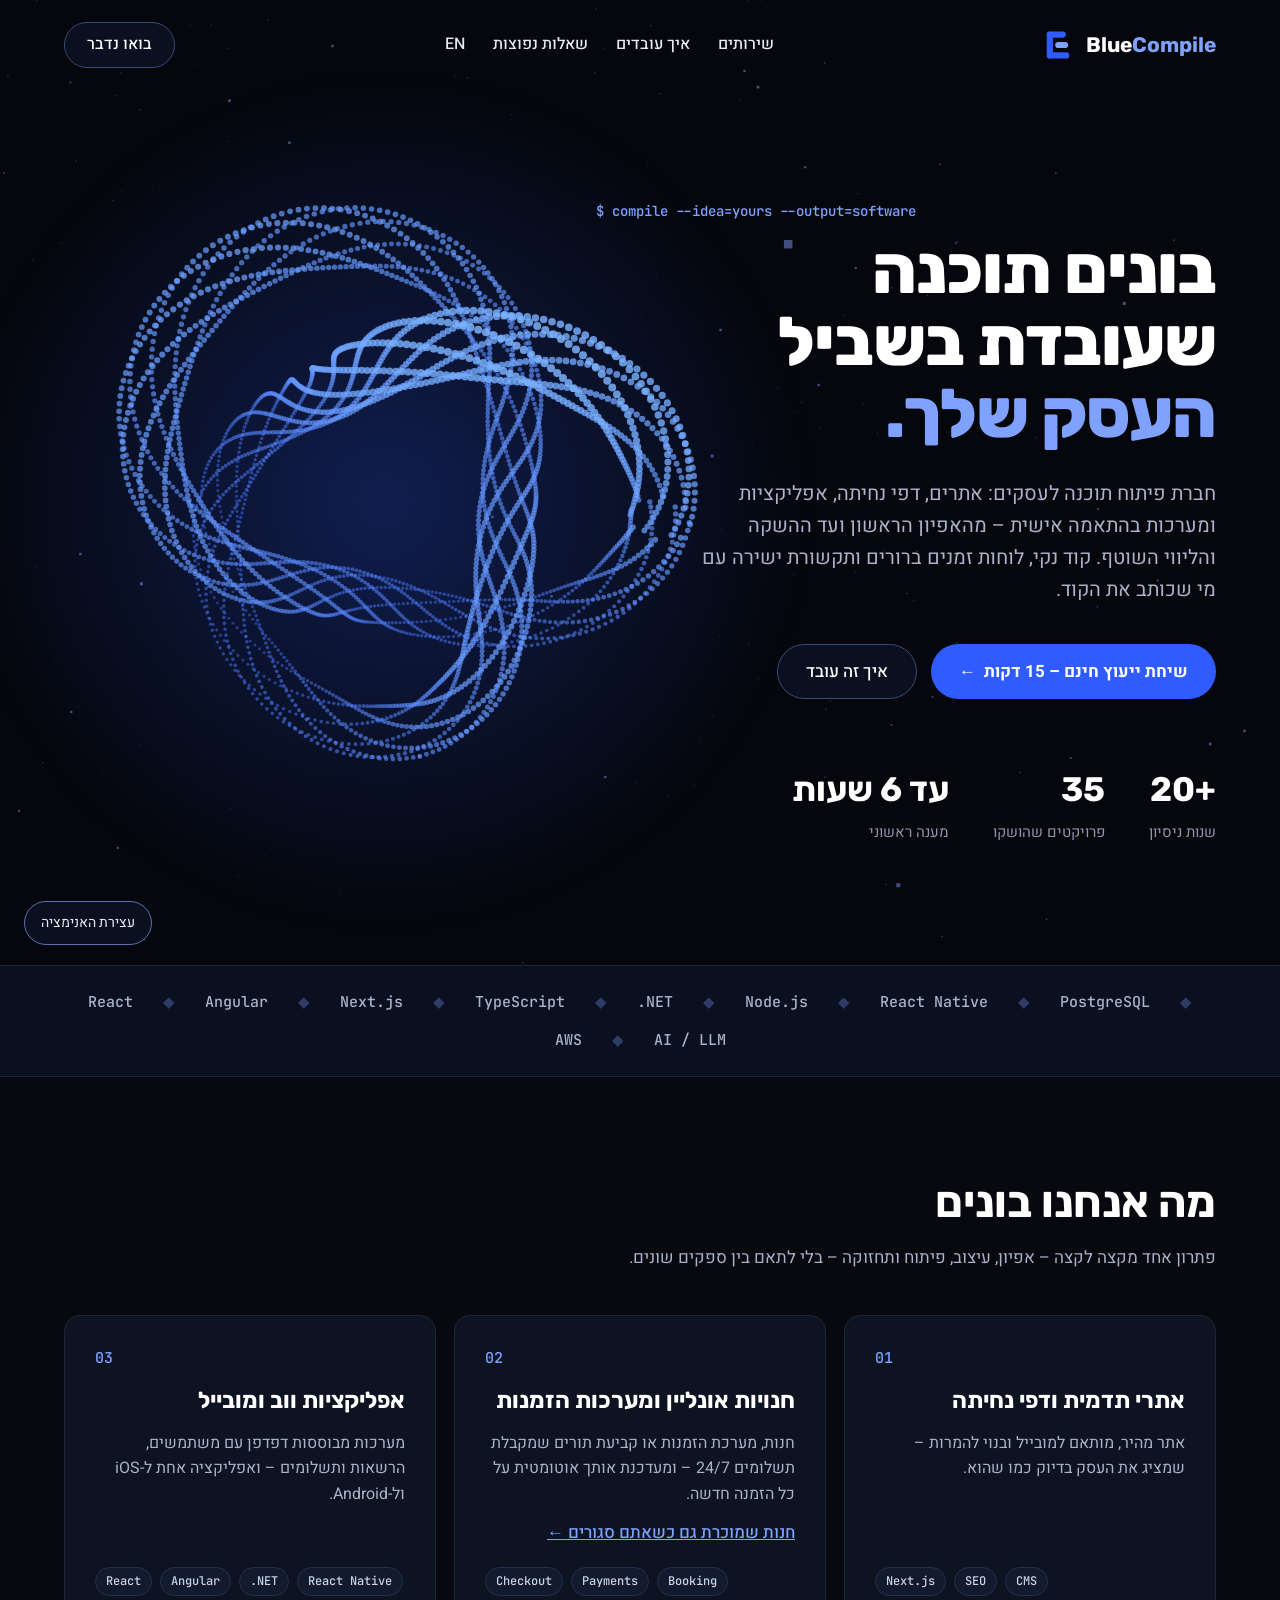
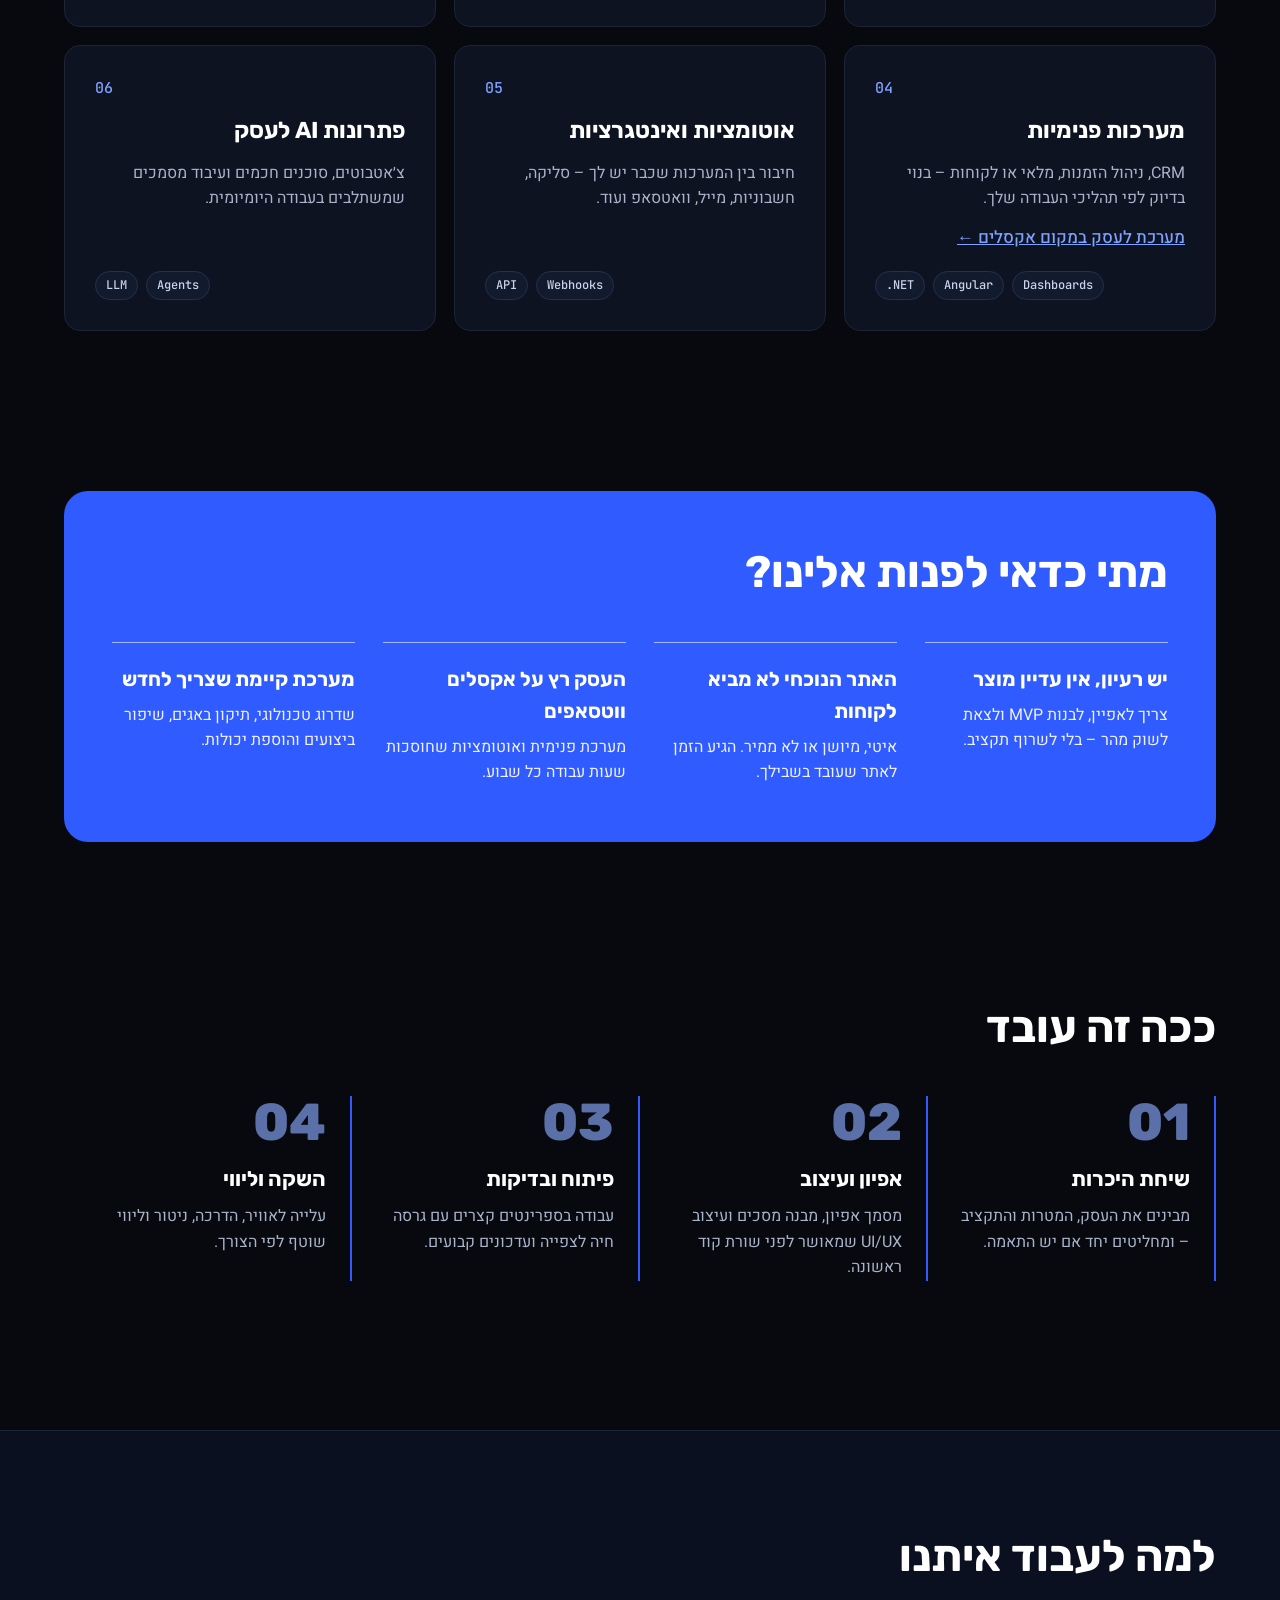
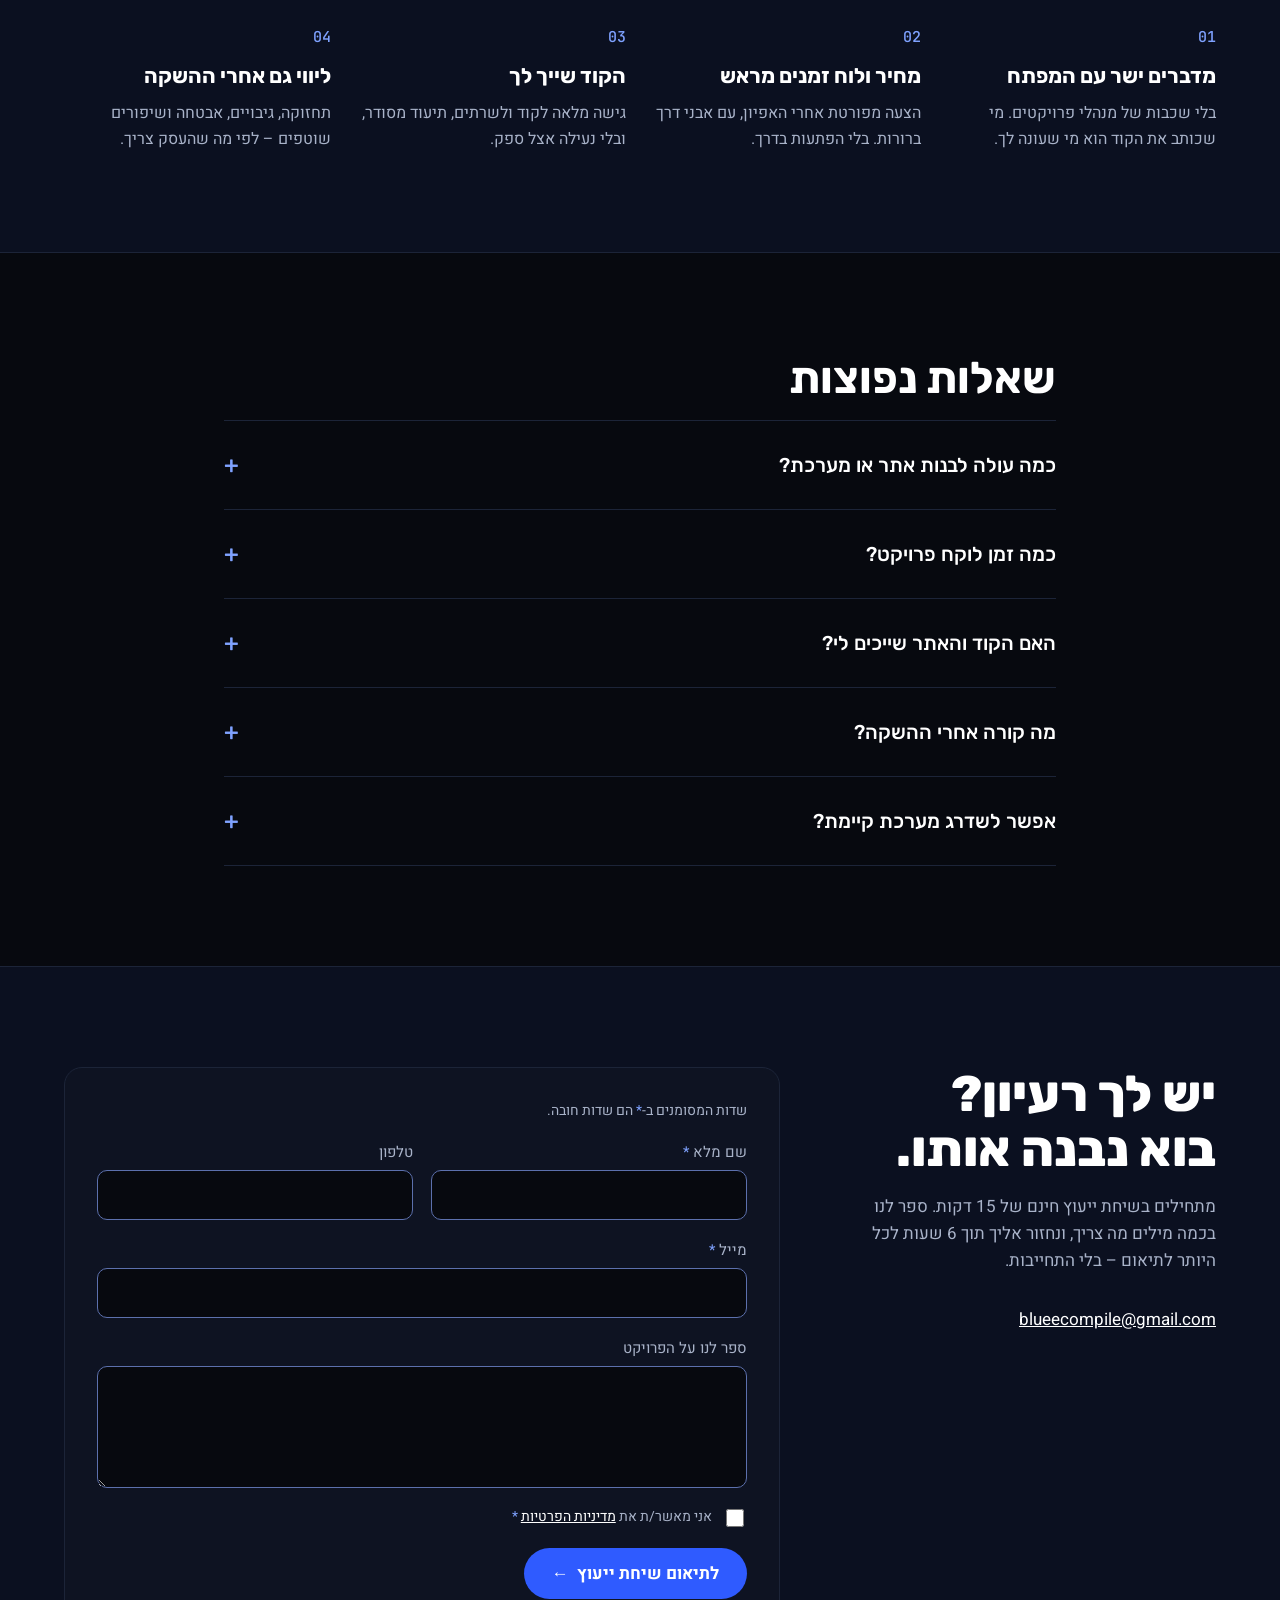
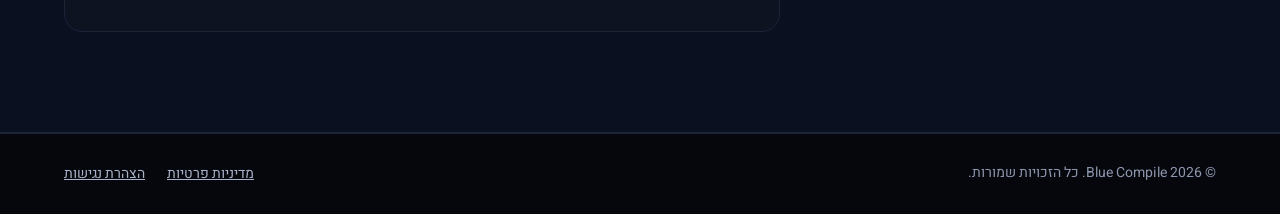
<file: index.html>
<!doctype html>
<html lang="he" dir="rtl">
<head>
<meta charset="utf-8">
<meta http-equiv="Content-Security-Policy" content="default-src 'self'; script-src 'self' https://gc.zgo.at 'sha256-ZF6asi5tMLktMOJkgpYoQeKQSBmZ2P6BsjSql/QqwnU='; style-src 'self'; font-src 'self'; img-src 'self' data: https://bluecompile.goatcounter.com; connect-src 'self' https://api.web3forms.com https://bluecompile.goatcounter.com; form-action https://api.web3forms.com; base-uri 'self'; object-src 'none'; upgrade-insecure-requests">
<meta name="referrer" content="strict-origin-when-cross-origin">
<meta name="viewport" content="width=device-width, initial-scale=1">
<title>Blue Compile | חברת פיתוח תוכנה – בניית אתרים, דפי נחיתה ומערכות לעסקים</title>
<meta name="description" content="Blue Compile – חברת פיתוח תוכנה: בניית אתרים, חנויות אונליין, אפליקציות ומערכות לניהול העסק. 20+ שנות ניסיון ומענה ראשוני תוך 6 שעות.">
<meta name="theme-color" content="#05070C">
<link rel="canonical" href="https://bluecompile.co.il/">
<link rel="icon" href="favicon.svg" type="image/svg+xml">
<meta property="og:type" content="website">
<meta property="og:site_name" content="Blue Compile">
<meta property="og:url" content="https://bluecompile.co.il/">
<meta property="og:title" content="Blue Compile – חברת פיתוח תוכנה לעסקים">
<meta property="og:description" content="בניית אתרים, דפי נחיתה, חנויות אונליין, אפליקציות ומערכות לניהול העסק. 20+ שנות ניסיון.">
<meta property="og:image" content="https://bluecompile.co.il/og-image.png">
<meta property="og:image:width" content="1200">
<meta property="og:image:height" content="630">
<meta property="og:locale" content="he_IL">
<meta property="og:locale:alternate" content="en_US">
<meta name="twitter:card" content="summary_large_image">
<script type="application/ld+json">
[
 {
  "@context": "https://schema.org",
  "@type": "Organization",
  "@id": "https://bluecompile.co.il/#org",
  "name": "Blue Compile",
  "url": "https://bluecompile.co.il/",
  "logo": "https://bluecompile.co.il/favicon.svg",
  "image": "https://bluecompile.co.il/og-image.png",
  "email": "blueecompile@gmail.com",
  "description": "Blue Compile – חברת פיתוח תוכנה: בניית אתרים, חנויות אונליין, אפליקציות ומערכות לניהול העסק. 20+ שנות ניסיון ומענה ראשוני תוך 6 שעות.",
  "areaServed": "IL",
  "knowsAbout": [
   "Software development",
   "Web development",
   "Landing pages",
   "E-commerce",
   "Online ordering systems",
   ".NET",
   "Angular",
   "React",
   "Next.js",
   "Node.js",
   "TypeScript",
   "React Native",
   "PostgreSQL",
   "AWS"
  ],
  "sameAs": [
   "https://bluecompile.com/",
   "https://github.com/bluecompilehq",
   "https://www.instagram.com/blueecompile/"
  ]
 },
 {
  "@context": "https://schema.org",
  "@type": "WebSite",
  "name": "Blue Compile",
  "url": "https://bluecompile.co.il/",
  "inLanguage": "he",
  "publisher": {
   "@id": "https://bluecompile.co.il/#org"
  }
 },
 {
  "@context": "https://schema.org",
  "@type": "FAQPage",
  "mainEntity": [
   {
    "@type": "Question",
    "name": "כמה עולה לבנות אתר או מערכת?",
    "acceptedAnswer": {
     "@type": "Answer",
     "text": "זה תלוי בהיקף. אחרי שיחת היכרות קצרה נשלח הצעת מחיר מפורטת ומותאמת לפרויקט שלך."
    }
   },
   {
    "@type": "Question",
    "name": "כמה זמן לוקח פרויקט?",
    "acceptedAnswer": {
     "@type": "Answer",
     "text": "זה תלוי בהיקף הפרויקט. לוח הזמנים המדויק נקבע בשלב האפיון, יחד עם אבני דרך ברורות."
    }
   },
   {
    "@type": "Question",
    "name": "האם הקוד והאתר שייכים לי?",
    "acceptedAnswer": {
     "@type": "Answer",
     "text": "כן. בסוף הפרויקט מקבלים גישה מלאה לקוד, לשרתים ולכל החשבונות."
    }
   },
   {
    "@type": "Question",
    "name": "מה קורה אחרי ההשקה?",
    "acceptedAnswer": {
     "@type": "Answer",
     "text": "אפשר להמשיך איתנו בחבילת תחזוקה שכוללת עדכונים, גיבויים, אבטחה ושיפורים – או לקחת את הקוד הלאה."
    }
   },
   {
    "@type": "Question",
    "name": "אפשר לשדרג מערכת קיימת?",
    "acceptedAnswer": {
     "@type": "Answer",
     "text": "בהחלט. נתחיל בסקירה של הקוד והתשתית ונציע תוכנית שדרוג מדורגת."
    }
   }
  ]
 }
]
</script>
<link rel="alternate" hreflang="he" href="https://bluecompile.co.il/">
<link rel="alternate" hreflang="en" href="https://bluecompile.com/">
<link rel="alternate" hreflang="x-default" href="https://bluecompile.com/">
<link rel="stylesheet" href="fonts.css">
<link rel="stylesheet" href="styles.css">
<script>window.goatcounter = {path: function (p) { return location.host + p; }};</script>
<script data-goatcounter="https://bluecompile.goatcounter.com/count" async src="https://gc.zgo.at/count.js"></script>
</head>
<body>

<a class="skip" href="#main">דלג לתוכן</a>

<header id="top" class="hero">
  <canvas id="hero3d" aria-hidden="true"></canvas>
  <div class="hero-inner">
    <div class="nav wrap">
      <a href="#top" class="logo" dir="ltr" aria-label="BlueCompile – לראש העמוד"><svg class="logo-mark" viewBox="0 0 64 64" aria-hidden="true" focusable="false"><rect x="12" y="8" width="11" height="48" rx="5.5" fill="#2F5BFF"/><rect x="12" y="8" width="34" height="11" rx="5.5" fill="#2F5BFF"/><rect x="27" y="26.5" width="23" height="11" rx="5.5" fill="#7FA2FF"/><rect x="12" y="45" width="40" height="11" rx="5.5" fill="#2F5BFF"/></svg><span class="logo-text">Blue<span>Compile</span></span></a>
      <nav aria-label="ניווט ראשי" class="nav-links">
        <a href="#services">שירותים</a>
        <a href="#process">איך עובדים</a>
        <a href="#faq">שאלות נפוצות</a>
        <a href="https://bluecompile.com/" lang="en" hreflang="en" aria-label="EN – English">EN</a>
      </nav>
      <a href="#contact" class="btn btn-ghost btn-sm">בואו נדבר</a>
    </div>
    <div class="wrap hero-body">
      <div class="hero-copy">
        <div class="eyebrow" dir="ltr" lang="en" aria-hidden="true">$ compile --idea=yours --output=software</div>
        <h1>בונים תוכנה<br>שעובדת בשביל<br><span class="hl">העסק שלך.</span></h1>
        <p class="lead">חברת פיתוח תוכנה לעסקים: אתרים, דפי נחיתה, אפליקציות ומערכות בהתאמה אישית – מהאפיון הראשון ועד ההשקה והליווי השוטף. קוד נקי, לוחות זמנים ברורים ותקשורת ישירה עם מי שכותב את הקוד.</p>
        <div class="ctas">
          <a href="#contact" class="btn btn-primary">שיחת ייעוץ חינם – 15 דקות <span aria-hidden="true">←</span></a>
          <a href="#process" class="btn btn-ghost">איך זה עובד</a>
        </div>
        <div class="stats">
          <div><strong><bdi dir="ltr">20+</bdi></strong><span>שנות ניסיון</span></div>
          <div><strong>35</strong><span>פרויקטים שהושקו</span></div>
          <div><strong>עד 6 שעות</strong><span>מענה ראשוני</span></div>
        </div>
      </div>
    </div>
    <button type="button" class="anim-toggle" id="animToggle" data-pause="עצירת האנימציה" data-play="הפעלת האנימציה" hidden>עצירת האנימציה</button>
  </div>
</header>

<main id="main" tabindex="-1">

<section aria-label="טכנולוגיות" class="strip">
  <div class="wrap strip-inner" dir="ltr" lang="en">
    <span>React</span><i aria-hidden="true">◆</i><span>Angular</span><i aria-hidden="true">◆</i><span>Next.js</span><i aria-hidden="true">◆</i><span>TypeScript</span><i aria-hidden="true">◆</i><span>.NET</span><i aria-hidden="true">◆</i><span>Node.js</span><i aria-hidden="true">◆</i><span>React Native</span><i aria-hidden="true">◆</i><span>PostgreSQL</span><i aria-hidden="true">◆</i><span>AWS</span><i aria-hidden="true">◆</i><span>AI / LLM</span>
  </div>
</section>

<section id="services" class="wrap section">
  <h2>מה אנחנו בונים</h2>
  <p class="sub">פתרון אחד מקצה לקצה – אפיון, עיצוב, פיתוח ותחזוקה – בלי לתאם בין ספקים שונים.</p>
  <div class="grid grid-cards">
    <article class="card"><div class="num" dir="ltr" aria-hidden="true">01</div><h3>אתרי תדמית ודפי נחיתה</h3><p>אתר מהיר, מותאם למובייל ובנוי להמרות – שמציג את העסק בדיוק כמו שהוא.</p><div class="tags" dir="ltr"><span>Next.js</span><span>SEO</span><span>CMS</span></div></article>
    <article class="card"><div class="num" dir="ltr" aria-hidden="true">02</div><h3>חנויות אונליין ומערכות הזמנות</h3><p>חנות, מערכת הזמנות או קביעת תורים שמקבלת תשלומים 24/7 – ומעדכנת אותך אוטומטית על כל הזמנה חדשה.</p><a href="stores/" class="link">חנות שמוכרת גם כשאתם סגורים <span aria-hidden="true">←</span></a><div class="tags" dir="ltr"><span>Checkout</span><span>Payments</span><span>Booking</span></div></article>
    <article class="card"><div class="num" dir="ltr" aria-hidden="true">03</div><h3>אפליקציות ווב ומובייל</h3><p>מערכות מבוססות דפדפן עם משתמשים, הרשאות ותשלומים – ואפליקציה אחת ל-iOS ול-Android.</p><div class="tags" dir="ltr"><span>React</span><span>Angular</span><span>.NET</span><span>React Native</span></div></article>
    <article class="card"><div class="num" dir="ltr" aria-hidden="true">04</div><h3>מערכות פנימיות</h3><p>CRM, ניהול הזמנות, מלאי או לקוחות – בנוי בדיוק לפי תהליכי העבודה שלך.</p><a href="systems/" class="link">מערכת לעסק במקום אקסלים <span aria-hidden="true">←</span></a><div class="tags" dir="ltr"><span>.NET</span><span>Angular</span><span>Dashboards</span></div></article>
    <article class="card"><div class="num" dir="ltr" aria-hidden="true">05</div><h3>אוטומציות ואינטגרציות</h3><p>חיבור בין המערכות שכבר יש לך – סליקה, חשבוניות, מייל, וואטסאפ ועוד.</p><div class="tags" dir="ltr"><span>API</span><span>Webhooks</span></div></article>
    <article class="card"><div class="num" dir="ltr" aria-hidden="true">06</div><h3>פתרונות AI לעסק</h3><p>צ׳אטבוטים, סוכנים חכמים ועיבוד מסמכים שמשתלבים בעבודה היומיומית.</p><div class="tags" dir="ltr"><span>LLM</span><span>Agents</span></div></article>
  </div>
</section>

<section class="wrap section-tight">
  <div class="when">
    <h2>מתי כדאי לפנות אלינו?</h2>
    <div class="grid grid-4">
      <div><h3>יש רעיון, אין עדיין מוצר</h3><p>צריך לאפיין, לבנות MVP ולצאת לשוק מהר – בלי לשרוף תקציב.</p></div>
      <div><h3>האתר הנוכחי לא מביא לקוחות</h3><p>איטי, מיושן או לא ממיר. הגיע הזמן לאתר שעובד בשבילך.</p></div>
      <div><h3>העסק רץ על אקסלים ווטסאפים</h3><p>מערכת פנימית ואוטומציות שחוסכות שעות עבודה כל שבוע.</p></div>
      <div><h3>מערכת קיימת שצריך לחדש</h3><p>שדרוג טכנולוגי, תיקון באגים, שיפור ביצועים והוספת יכולות.</p></div>
    </div>
  </div>
</section>

<section id="process" class="wrap section">
  <h2>ככה זה עובד</h2>
  <ol class="grid grid-4 steps">
    <li><div class="big" aria-hidden="true">01</div><h3>שיחת היכרות</h3><p>מבינים את העסק, המטרות והתקציב – ומחליטים יחד אם יש התאמה.</p></li>
    <li><div class="big" aria-hidden="true">02</div><h3>אפיון ועיצוב</h3><p>מסמך אפיון, מבנה מסכים ועיצוב UI/UX שמאושר לפני שורת קוד ראשונה.</p></li>
    <li><div class="big" aria-hidden="true">03</div><h3>פיתוח ובדיקות</h3><p>עבודה בספרינטים קצרים עם גרסה חיה לצפייה ועדכונים קבועים.</p></li>
    <li><div class="big" aria-hidden="true">04</div><h3>השקה וליווי</h3><p>עלייה לאוויר, הדרכה, ניטור וליווי שוטף לפי הצורך.</p></li>
  </ol>
</section>

<section class="band">
  <div class="wrap section">
    <h2>למה לעבוד איתנו</h2>
    <div class="grid grid-4 why">
      <div><div class="num" aria-hidden="true">01</div><h3>מדברים ישר עם המפתח</h3><p>בלי שכבות של מנהלי פרויקטים. מי שכותב את הקוד הוא מי שעונה לך.</p></div>
      <div><div class="num" aria-hidden="true">02</div><h3>מחיר ולוח זמנים מראש</h3><p>הצעה מפורטת אחרי האפיון, עם אבני דרך ברורות. בלי הפתעות בדרך.</p></div>
      <div><div class="num" aria-hidden="true">03</div><h3>הקוד שייך לך</h3><p>גישה מלאה לקוד ולשרתים, תיעוד מסודר, ובלי נעילה אצל ספק.</p></div>
      <div><div class="num" aria-hidden="true">04</div><h3>ליווי גם אחרי ההשקה</h3><p>תחזוקה, גיבויים, אבטחה ושיפורים שוטפים – לפי מה שהעסק צריך.</p></div>
    </div>
  </div>
</section>

<section id="faq" class="wrap narrow section">
  <h2>שאלות נפוצות</h2>
  <details><summary><span>כמה עולה לבנות אתר או מערכת?</span><i aria-hidden="true">+</i></summary><p>זה תלוי בהיקף. אחרי שיחת היכרות קצרה נשלח הצעת מחיר מפורטת ומותאמת לפרויקט שלך.</p></details>
  <details><summary><span>כמה זמן לוקח פרויקט?</span><i aria-hidden="true">+</i></summary><p>זה תלוי בהיקף הפרויקט. לוח הזמנים המדויק נקבע בשלב האפיון, יחד עם אבני דרך ברורות.</p></details>
  <details><summary><span>האם הקוד והאתר שייכים לי?</span><i aria-hidden="true">+</i></summary><p>כן. בסוף הפרויקט מקבלים גישה מלאה לקוד, לשרתים ולכל החשבונות.</p></details>
  <details><summary><span>מה קורה אחרי ההשקה?</span><i aria-hidden="true">+</i></summary><p>אפשר להמשיך איתנו בחבילת תחזוקה שכוללת עדכונים, גיבויים, אבטחה ושיפורים – או לקחת את הקוד הלאה.</p></details>
  <details><summary><span>אפשר לשדרג מערכת קיימת?</span><i aria-hidden="true">+</i></summary><p>בהחלט. נתחיל בסקירה של הקוד והתשתית ונציע תוכנית שדרוג מדורגת.</p></details>
</section>

<section id="contact" class="band">
  <div class="wrap section contact">
    <div class="contact-copy">
      <h2 class="xl" id="contactTitle">יש לך רעיון?<br>בוא נבנה אותו.</h2>
      <p class="sub">מתחילים בשיחת ייעוץ חינם של 15 דקות. ספר לנו בכמה מילים מה צריך, ונחזור אליך תוך 6 שעות לכל היותר לתיאום – בלי התחייבות.</p>
      <div class="contact-links">
        <a href="mailto:blueecompile@gmail.com">blueecompile@gmail.com</a>
      </div>
    </div>
    <form class="form" id="contactForm" action="https://api.web3forms.com/submit" method="post" aria-labelledby="contactTitle">
      <input type="hidden" name="access_key" value="4b97d693-526b-404d-8cff-8bf46e7ca1a6">
      <input type="hidden" name="subject" value="פנייה חדשה מאתר Blue Compile (עברית)">
      <input type="checkbox" name="botcheck" class="hp" tabindex="-1" autocomplete="off" aria-hidden="true">
      <p class="form-note">שדות המסומנים ב-<span class="req">*</span> הם שדות חובה.</p>
      <div class="row">
        <label><span>שם מלא <span class="req" aria-hidden="true">*</span></span><input type="text" name="name" maxlength="100" autocomplete="name" required></label>
        <label><span>טלפון</span><input type="tel" name="phone" maxlength="30" autocomplete="tel" dir="ltr"></label>
      </div>
      <label><span>מייל <span class="req" aria-hidden="true">*</span></span><input type="email" name="email" maxlength="254" autocomplete="email" dir="ltr" required></label>
      <label><span>ספר לנו על הפרויקט</span><textarea name="message" maxlength="2000" rows="4"></textarea></label>
      <label class="check"><input type="checkbox" name="consent" required><span>אני מאשר/ת את <a href="privacy.html">מדיניות הפרטיות</a> <span class="req" aria-hidden="true">*</span></span></label>
      <div class="status" id="formStatus" role="status" data-sending="שולח…" data-success="תודה! קיבלנו את הפנייה ונחזור אליך בהקדם." data-error="משהו השתבש והפנייה לא נשלחה. אפשר לנסות שוב, או לכתוב לנו ישירות ל-blueecompile@gmail.com."></div>
      <button type="submit" class="btn btn-primary">לתיאום שיחת ייעוץ <span aria-hidden="true">←</span></button>
    </form>
  </div>
</section>

</main>

<footer class="footer">
  <div class="wrap footer-inner">
    <span>© <span id="year">2026</span> Blue Compile. כל הזכויות שמורות.</span>
    <span class="footer-links"><a href="privacy.html">מדיניות פרטיות</a><a href="accessibility.html">הצהרת נגישות</a></span>
  </div>
</footer>

<script src="hero3d.js" defer></script>
<script src="main.js" defer></script>
</body>
</html>
</file>
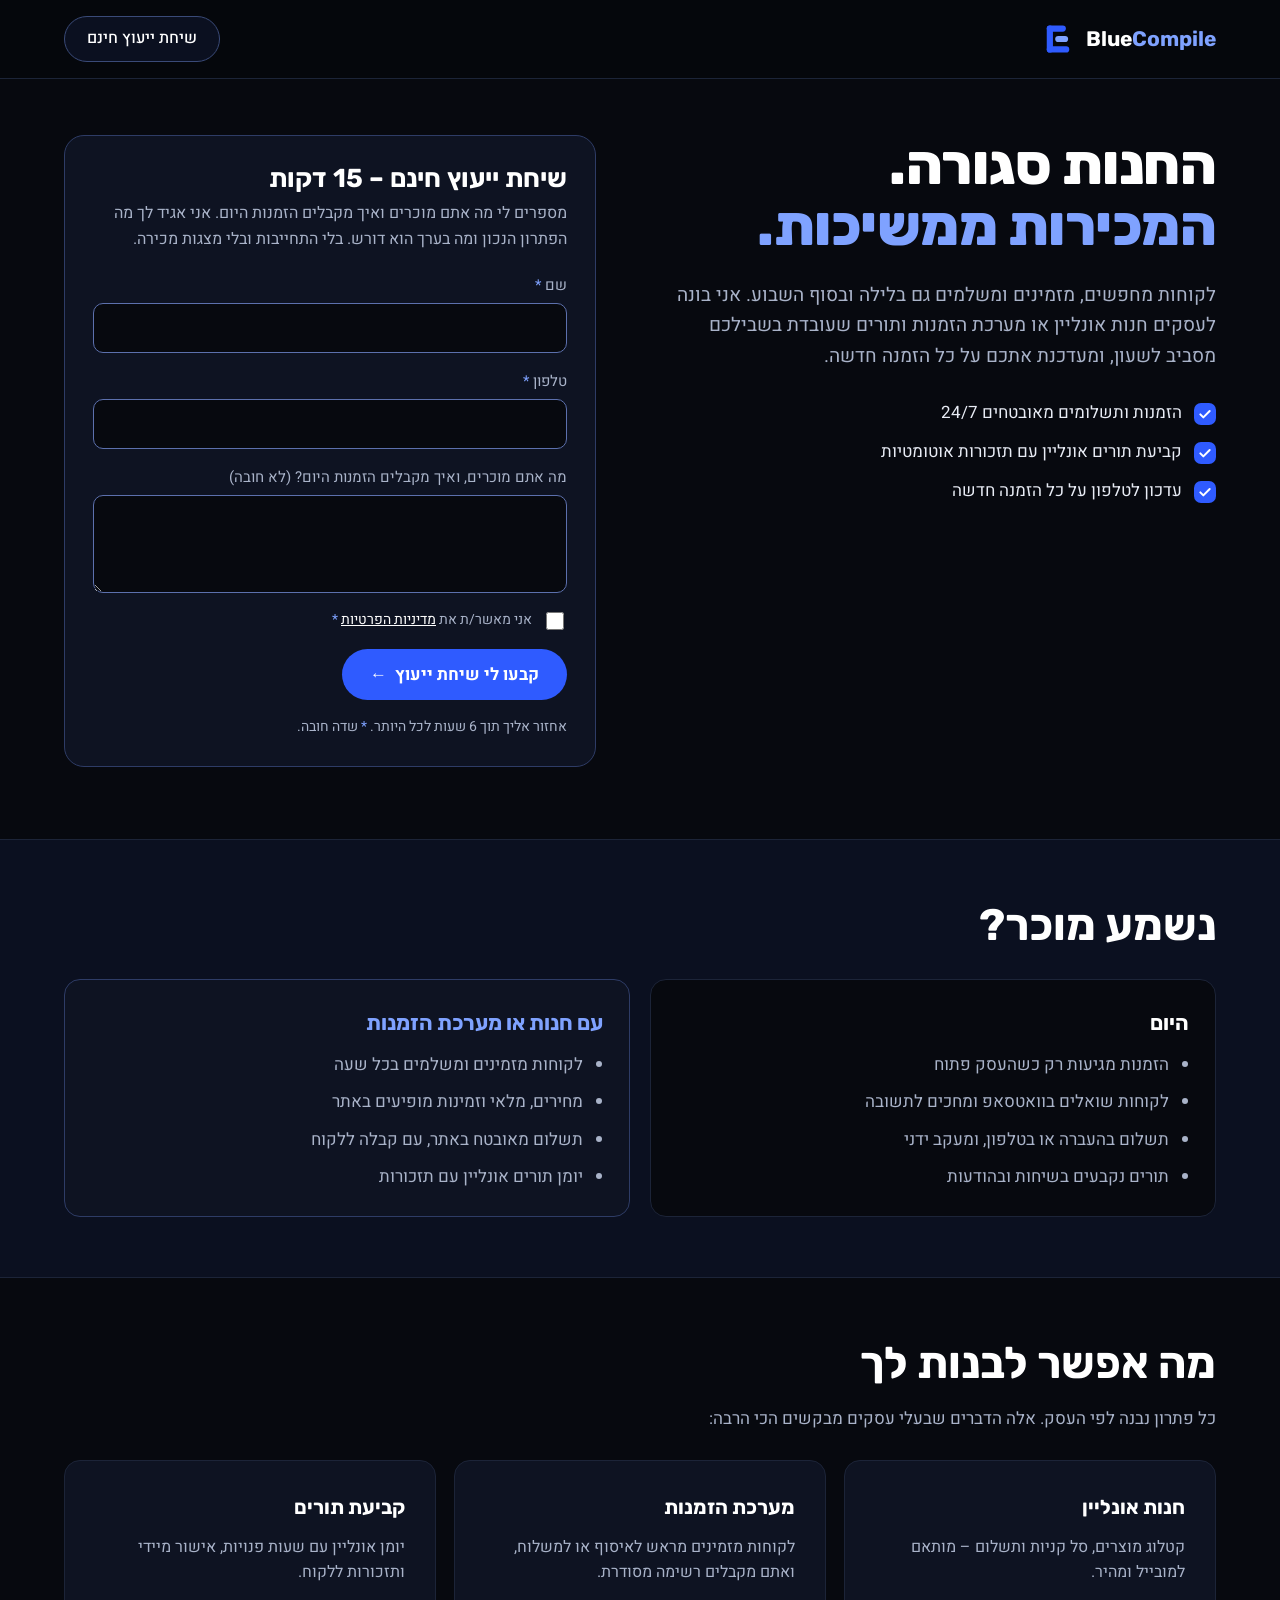
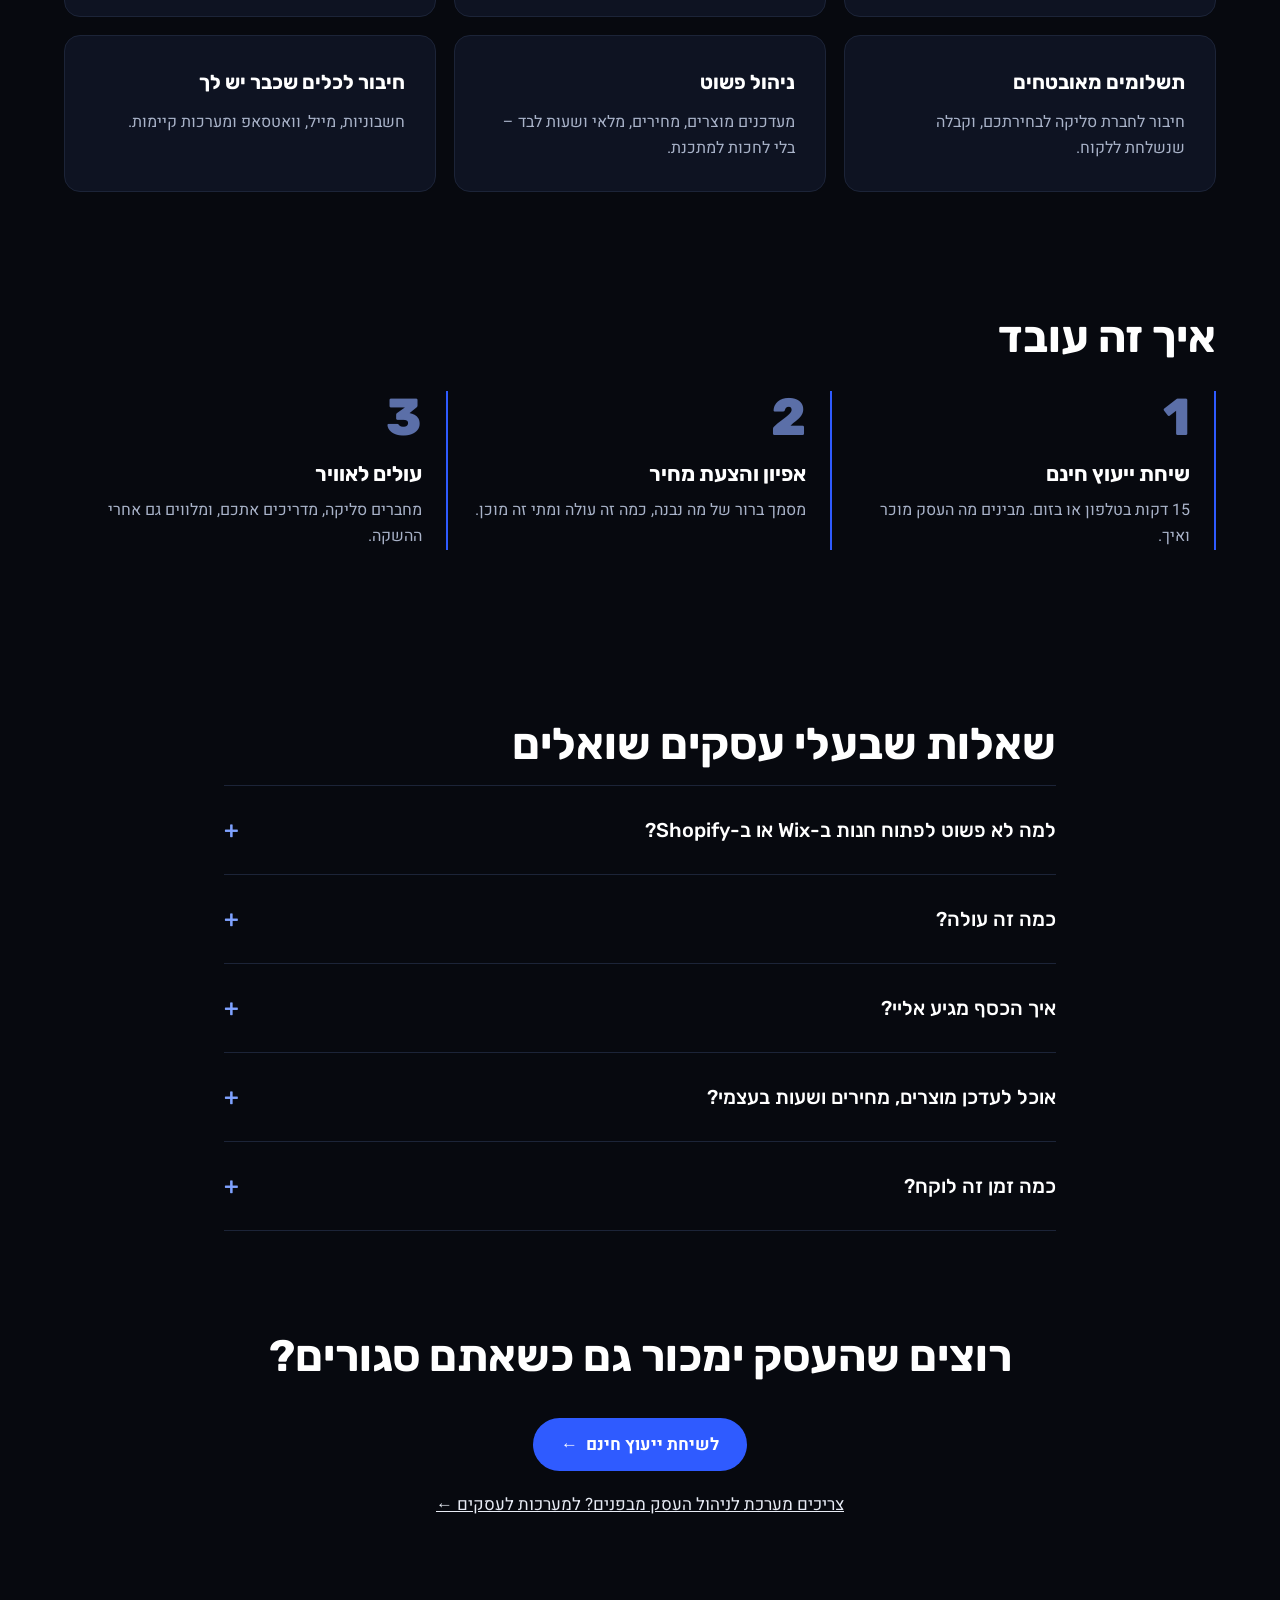
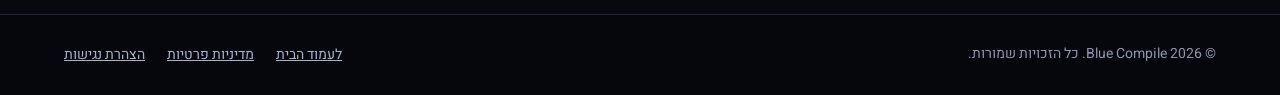
<file: stores/index.html>
<!doctype html>
<html lang="he" dir="rtl">
<head>
<meta charset="utf-8">
<meta http-equiv="Content-Security-Policy" content="default-src 'self'; script-src 'self' https://gc.zgo.at 'sha256-ZF6asi5tMLktMOJkgpYoQeKQSBmZ2P6BsjSql/QqwnU='; style-src 'self'; font-src 'self'; img-src 'self' data: https://bluecompile.goatcounter.com; connect-src 'self' https://api.web3forms.com https://bluecompile.goatcounter.com; form-action https://api.web3forms.com; base-uri 'self'; object-src 'none'; upgrade-insecure-requests">
<meta name="referrer" content="strict-origin-when-cross-origin">
<meta name="viewport" content="width=device-width, initial-scale=1, viewport-fit=cover">
<title>בניית חנות אונליין ומערכת הזמנות לעסק | Blue Compile</title>
<meta name="description" content="חנות אונליין, מערכת הזמנות או קביעת תורים שמקבלת תשלומים 24/7 – בנויה לפי העסק שלך. שיחת ייעוץ חינם של 15 דקות, בלי התחייבות.">
<meta name="theme-color" content="#05070C">
<link rel="canonical" href="https://bluecompile.co.il/stores/">
<link rel="icon" href="../favicon.svg" type="image/svg+xml">
<meta property="og:type" content="website">
<meta property="og:site_name" content="Blue Compile">
<meta property="og:url" content="https://bluecompile.co.il/stores/">
<meta property="og:title" content="החנות סגורה. המכירות ממשיכות.">
<meta property="og:description" content="חנות אונליין ומערכת הזמנות ותורים שעובדת בשבילך 24/7. שיחת ייעוץ חינם של 15 דקות.">
<meta property="og:image" content="https://bluecompile.co.il/og-image.png">
<meta property="og:locale" content="he_IL">
<meta name="twitter:card" content="summary_large_image">
<link rel="stylesheet" href="../fonts.css">
<link rel="stylesheet" href="../styles.css">
<script>window.goatcounter = {path: function (p) { return location.host + p; }};</script>
<script data-goatcounter="https://bluecompile.goatcounter.com/count" async src="https://gc.zgo.at/count.js"></script>
<script type="application/ld+json">
{
 "@context": "https://schema.org",
 "@type": "Service",
 "name": "בניית חנות אונליין ומערכת הזמנות לעסק",
 "serviceType": "E-commerce and online ordering development",
 "description": "חנות אונליין, מערכת הזמנות או קביעת תורים שמקבלת תשלומים 24/7, עם ממשק ניהול פשוט ועדכון על כל הזמנה חדשה.",
 "url": "https://bluecompile.co.il/stores/",
 "inLanguage": "he",
 "areaServed": "IL",
 "provider": {"@type": "Organization", "@id": "https://bluecompile.co.il/#org", "name": "Blue Compile", "url": "https://bluecompile.co.il/"},
 "offers": {"@type": "Offer", "name": "שיחת ייעוץ חינם – 15 דקות", "price": "0", "priceCurrency": "ILS"}
}
</script>
<script type="application/ld+json">
{
 "@context": "https://schema.org",
 "@type": "FAQPage",
 "mainEntity": [
  {"@type": "Question", "name": "למה לא פשוט לפתוח חנות ב-Wix או ב-Shopify?", "acceptedAnswer": {"@type": "Answer", "text": "לפעמים זו בדיוק התשובה הנכונה, ואם זה המצב אגיד לך את זה בשיחה. פתרון מותאם שווה את זה כשיש לך תהליך מיוחד: הזמנות בהתאמה אישית, משלוחים או תורים מורכבים, חיבור למערכות שכבר יש לך, או עמלות חודשיות שכבר מצטברות."}},
  {"@type": "Question", "name": "איך הכסף מגיע אליי?", "acceptedAnswer": {"@type": "Answer", "text": "התשלום עובר דרך חברת סליקה מוכרת לבחירתך, והכסף נכנס ישירות לחשבון העסק שלך."}},
  {"@type": "Question", "name": "אוכל לעדכן מוצרים, מחירים ושעות בעצמי?", "acceptedAnswer": {"@type": "Answer", "text": "כן. מקבלים ממשק ניהול פשוט לעדכון מוצרים, מחירים, מלאי ושעות פעילות, בלי לחכות למתכנת."}}
 ]
}
</script>
</head>
<body class="lp">

<a class="skip" href="#main">דלג לתוכן</a>

<header class="page-head">
  <div class="nav wrap">
    <a href="../" class="logo" dir="ltr" aria-label="BlueCompile – לעמוד הבית"><svg class="logo-mark" viewBox="0 0 64 64" aria-hidden="true" focusable="false"><rect x="12" y="8" width="11" height="48" rx="5.5" fill="#2F5BFF"/><rect x="12" y="8" width="34" height="11" rx="5.5" fill="#2F5BFF"/><rect x="27" y="26.5" width="23" height="11" rx="5.5" fill="#7FA2FF"/><rect x="12" y="45" width="40" height="11" rx="5.5" fill="#2F5BFF"/></svg><span class="logo-text">Blue<span>Compile</span></span></a>
    <a href="#lead" class="btn btn-ghost btn-sm">שיחת ייעוץ חינם</a>
  </div>
</header>

<main id="main" tabindex="-1">

<section class="wrap lp-hero" aria-labelledby="lpTitle">
  <div class="lp-hero-copy">
    <h1 id="lpTitle">החנות סגורה. <span class="hl">המכירות ממשיכות.</span></h1>
    <p class="lead">לקוחות מחפשים, מזמינים ומשלמים גם בלילה ובסוף השבוע. אני בונה לעסקים חנות אונליין או מערכת הזמנות ותורים שעובדת בשבילכם מסביב לשעון, ומעדכנת אתכם על כל הזמנה חדשה.</p>
    <ul class="lp-ticks">
      <li>הזמנות ותשלומים מאובטחים 24/7</li>
      <li>קביעת תורים אונליין עם תזכורות אוטומטיות</li>
      <li>עדכון לטלפון על כל הזמנה חדשה</li>
    </ul>
  </div>

  <div class="lp-offer" id="lead">
    <h2 id="leadTitle">שיחת ייעוץ חינם – 15 דקות</h2>
    <p class="lp-offer-sub">מספרים לי מה אתם מוכרים ואיך מקבלים הזמנות היום. אני אגיד לך מה הפתרון הנכון ומה בערך הוא דורש. בלי התחייבות ובלי מצגות מכירה.</p>
    <form class="form lp-form" id="contactForm" action="https://api.web3forms.com/submit" method="post" aria-labelledby="leadTitle">
      <input type="hidden" name="access_key" value="4b97d693-526b-404d-8cff-8bf46e7ca1a6">
      <input type="hidden" name="subject" value="בקשה לשיחת ייעוץ – דף חנויות אונליין">
      <input type="hidden" name="source" value="דף נחיתה: חנויות אונליין ומערכות הזמנות">
      <input type="checkbox" name="botcheck" class="hp" tabindex="-1" autocomplete="off" aria-hidden="true">
      <label><span>שם <span class="req" aria-hidden="true">*</span></span><input type="text" name="name" maxlength="100" autocomplete="name" required></label>
      <label><span>טלפון <span class="req" aria-hidden="true">*</span></span><input type="tel" name="phone" maxlength="30" autocomplete="tel" inputmode="tel" dir="ltr" required></label>
      <label><span>מה אתם מוכרים, ואיך מקבלים הזמנות היום? (לא חובה)</span><textarea name="message" maxlength="2000" rows="3"></textarea></label>
      <label class="check"><input type="checkbox" name="consent" required><span>אני מאשר/ת את <a href="../privacy.html">מדיניות הפרטיות</a> <span class="req" aria-hidden="true">*</span></span></label>
      <div class="status" id="formStatus" role="status" data-sending="שולח…" data-success="תודה! קיבלתי את הפרטים ואחזור אליך לתיאום השיחה." data-error="משהו השתבש והפרטים לא נשלחו. אפשר לנסות שוב, או לכתוב לי ישירות ל-blueecompile@gmail.com."></div>
      <button type="submit" class="btn btn-primary lp-submit">קבעו לי שיחת ייעוץ <span aria-hidden="true">←</span></button>
      <p class="form-note">אחזור אליך תוך 6 שעות לכל היותר. <span class="req">*</span> שדה חובה.</p>
    </form>
  </div>
</section>

<section class="band" aria-labelledby="beforeAfter">
  <div class="wrap section-tight">
    <h2 id="beforeAfter">נשמע מוכר?</h2>
    <div class="lp-compare">
      <div class="lp-col lp-before">
        <h3>היום</h3>
        <ul>
          <li>הזמנות מגיעות רק כשהעסק פתוח</li>
          <li>לקוחות שואלים בוואטסאפ ומחכים לתשובה</li>
          <li>תשלום בהעברה או בטלפון, ומעקב ידני</li>
          <li>תורים נקבעים בשיחות ובהודעות</li>
        </ul>
      </div>
      <div class="lp-col lp-after">
        <h3>עם חנות או מערכת הזמנות</h3>
        <ul>
          <li>לקוחות מזמינים ומשלמים בכל שעה</li>
          <li>מחירים, מלאי וזמינות מופיעים באתר</li>
          <li>תשלום מאובטח באתר, עם קבלה ללקוח</li>
          <li>יומן תורים אונליין עם תזכורות</li>
        </ul>
      </div>
    </div>
  </div>
</section>

<section class="wrap section-tight" aria-labelledby="whatTitle">
  <h2 id="whatTitle">מה אפשר לבנות לך</h2>
  <p class="sub">כל פתרון נבנה לפי העסק. אלה הדברים שבעלי עסקים מבקשים הכי הרבה:</p>
  <div class="grid grid-cards lp-features">
    <div class="card"><h3>חנות אונליין</h3><p>קטלוג מוצרים, סל קניות ותשלום – מותאם למובייל ומהיר.</p></div>
    <div class="card"><h3>מערכת הזמנות</h3><p>לקוחות מזמינים מראש לאיסוף או למשלוח, ואתם מקבלים רשימה מסודרת.</p></div>
    <div class="card"><h3>קביעת תורים</h3><p>יומן אונליין עם שעות פנויות, אישור מיידי ותזכורות ללקוח.</p></div>
    <div class="card"><h3>תשלומים מאובטחים</h3><p>חיבור לחברת סליקה לבחירתכם, וקבלה שנשלחת ללקוח.</p></div>
    <div class="card"><h3>ניהול פשוט</h3><p>מעדכנים מוצרים, מחירים, מלאי ושעות לבד – בלי לחכות למתכנת.</p></div>
    <div class="card"><h3>חיבור לכלים שכבר יש לך</h3><p>חשבוניות, מייל, וואטסאפ ומערכות קיימות.</p></div>
  </div>
</section>

<section class="wrap section-tight" aria-labelledby="howTitle">
  <h2 id="howTitle">איך זה עובד</h2>
  <ol class="grid grid-4 steps lp-steps">
    <li><div class="big" aria-hidden="true">1</div><h3>שיחת ייעוץ חינם</h3><p>15 דקות בטלפון או בזום. מבינים מה העסק מוכר ואיך.</p></li>
    <li><div class="big" aria-hidden="true">2</div><h3>אפיון והצעת מחיר</h3><p>מסמך ברור של מה נבנה, כמה זה עולה ומתי זה מוכן.</p></li>
    <li><div class="big" aria-hidden="true">3</div><h3>עולים לאוויר</h3><p>מחברים סליקה, מדריכים אתכם, ומלווים גם אחרי ההשקה.</p></li>
  </ol>
</section>

<section class="wrap narrow section-tight" aria-labelledby="lpFaq">
  <h2 id="lpFaq">שאלות שבעלי עסקים שואלים</h2>
  <details><summary><span>למה לא פשוט לפתוח חנות ב-Wix או ב-Shopify?</span><i aria-hidden="true">+</i></summary><p>לפעמים זו בדיוק התשובה הנכונה, ואם זה המצב אגיד לך את זה בשיחה. פתרון מותאם שווה את זה כשיש לך תהליך מיוחד: הזמנות בהתאמה אישית, משלוחים או תורים מורכבים, חיבור למערכות שכבר יש לך, או עמלות חודשיות שכבר מצטברות.</p></details>
  <details><summary><span>כמה זה עולה?</span><i aria-hidden="true">+</i></summary><p>זה תלוי במה שהעסק צריך. בשיחת הייעוץ נבין את הצרכים, ואחריה תקבל הצעת מחיר מסודרת – בלי התחייבות.</p></details>
  <details><summary><span>איך הכסף מגיע אליי?</span><i aria-hidden="true">+</i></summary><p>התשלום עובר דרך חברת סליקה מוכרת לבחירתך, והכסף נכנס ישירות לחשבון העסק שלך.</p></details>
  <details><summary><span>אוכל לעדכן מוצרים, מחירים ושעות בעצמי?</span><i aria-hidden="true">+</i></summary><p>כן. מקבלים ממשק ניהול פשוט לעדכון מוצרים, מחירים, מלאי ושעות פעילות, בלי לחכות למתכנת.</p></details>
  <details><summary><span>כמה זמן זה לוקח?</span><i aria-hidden="true">+</i></summary><p>לוח הזמנים נקבע באפיון. מתחילים במה שהכי חשוב לך, כדי שתתחיל למכור אונליין כמה שיותר מהר.</p></details>
</section>

<section class="wrap section-tight lp-final">
  <h2>רוצים שהעסק ימכור גם כשאתם סגורים?</h2>
  <a href="#lead" class="btn btn-primary">לשיחת ייעוץ חינם <span aria-hidden="true">←</span></a>
  <p><a href="../systems/">צריכים מערכת לניהול העסק מבפנים? למערכות לעסקים ←</a></p>
</section>

</main>

<footer class="footer">
  <div class="wrap footer-inner">
    <span>© <span id="year">2026</span> Blue Compile. כל הזכויות שמורות.</span>
    <span class="footer-links"><a href="../">לעמוד הבית</a><a href="../privacy.html">מדיניות פרטיות</a><a href="../accessibility.html">הצהרת נגישות</a></span>
  </div>
</footer>

<aside aria-label="קיצור דרך לשיחת ייעוץ"><a href="#lead" class="lp-sticky">לשיחת ייעוץ חינם – 15 דקות</a></aside>

<script src="../main.js" defer></script>
</body>
</html>
</file>
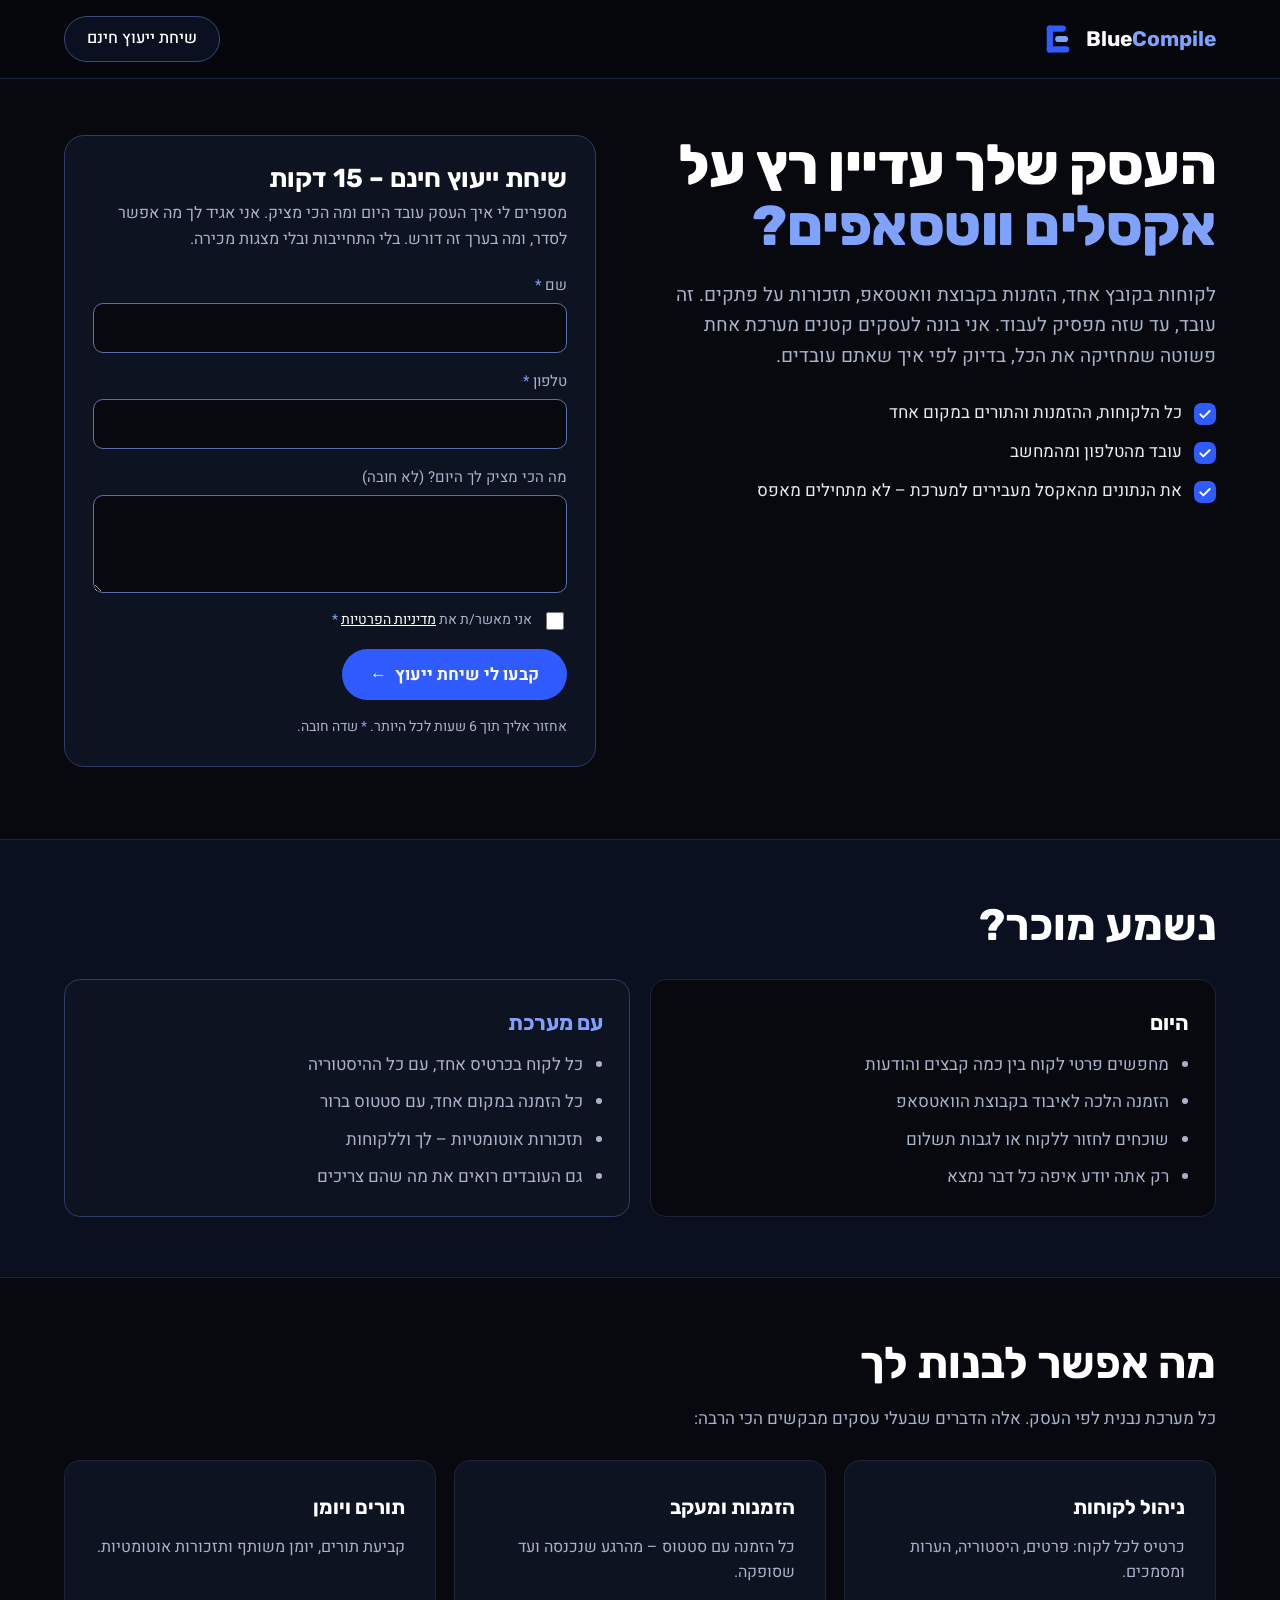
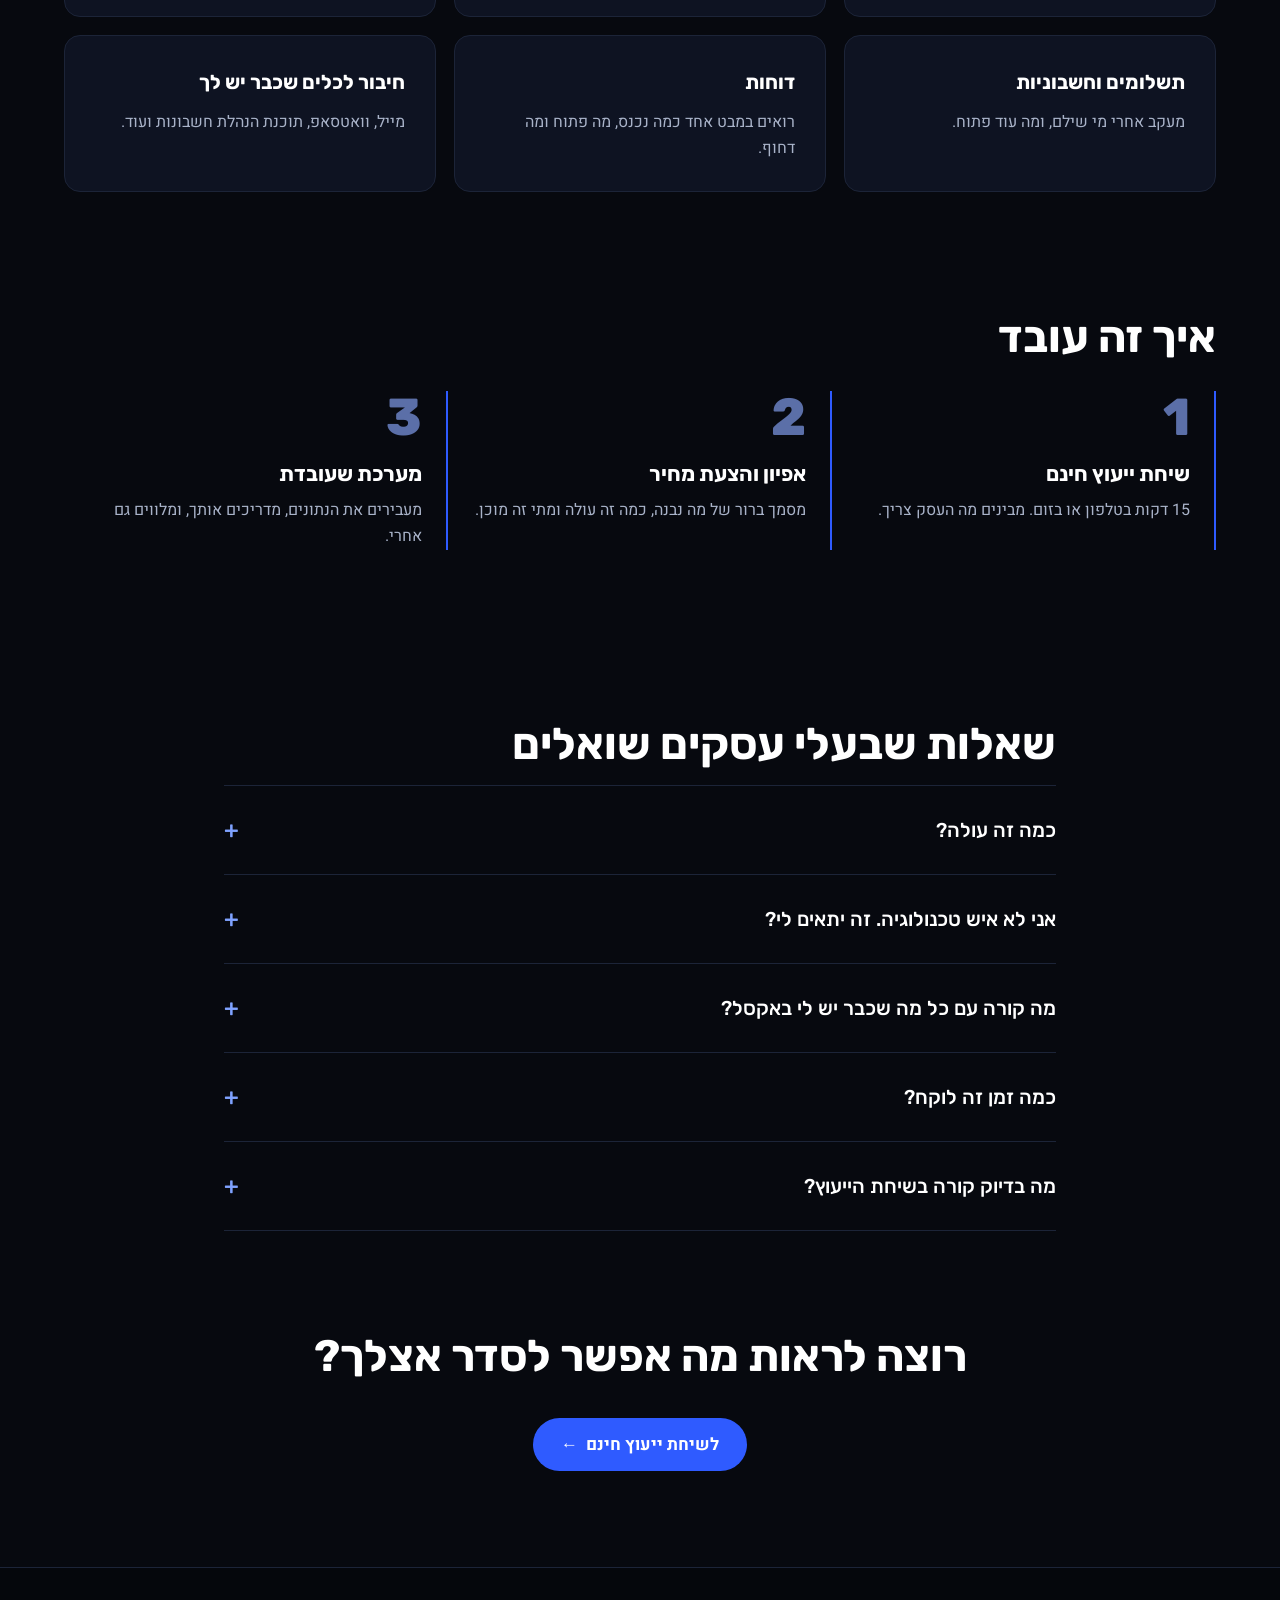
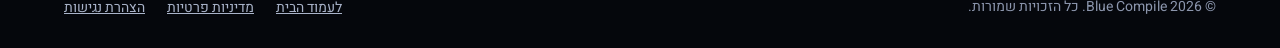
<file: systems/index.html>
<!doctype html>
<html lang="he" dir="rtl">
<head>
<meta charset="utf-8">
<meta http-equiv="Content-Security-Policy" content="default-src 'self'; script-src 'self' https://gc.zgo.at 'sha256-ZF6asi5tMLktMOJkgpYoQeKQSBmZ2P6BsjSql/QqwnU='; style-src 'self'; font-src 'self'; img-src 'self' data: https://bluecompile.goatcounter.com; connect-src 'self' https://api.web3forms.com https://bluecompile.goatcounter.com; form-action https://api.web3forms.com; base-uri 'self'; object-src 'none'; upgrade-insecure-requests">
<meta name="referrer" content="strict-origin-when-cross-origin">
<meta name="viewport" content="width=device-width, initial-scale=1, viewport-fit=cover">
<title>מערכת לניהול העסק במקום אקסלים ווטסאפים | Blue Compile</title>
<meta name="description" content="מערכת אחת פשוטה לניהול לקוחות, הזמנות ותורים – בנויה בדיוק לפי איך שהעסק שלך עובד. שיחת ייעוץ חינם של 15 דקות, בלי התחייבות.">
<meta name="theme-color" content="#05070C">
<link rel="canonical" href="https://bluecompile.co.il/systems/">
<link rel="alternate" hreflang="he" href="https://bluecompile.co.il/systems/">
<link rel="alternate" hreflang="en" href="https://bluecompile.com/systems/">
<link rel="alternate" hreflang="x-default" href="https://bluecompile.com/systems/">
<link rel="icon" href="../favicon.svg" type="image/svg+xml">
<meta property="og:type" content="website">
<meta property="og:site_name" content="Blue Compile">
<meta property="og:url" content="https://bluecompile.co.il/systems/">
<meta property="og:title" content="העסק שלך עדיין רץ על אקסלים ווטסאפים?">
<meta property="og:description" content="מערכת אחת לניהול לקוחות, הזמנות ותורים. שיחת ייעוץ חינם של 15 דקות.">
<meta property="og:image" content="https://bluecompile.co.il/og-image.png">
<meta property="og:locale" content="he_IL">
<meta name="twitter:card" content="summary_large_image">
<link rel="stylesheet" href="../fonts.css">
<link rel="stylesheet" href="../styles.css">
<script>window.goatcounter = {path: function (p) { return location.host + p; }};</script>
<script data-goatcounter="https://bluecompile.goatcounter.com/count" async src="https://gc.zgo.at/count.js"></script>
<script type="application/ld+json">
{
 "@context": "https://schema.org",
 "@type": "Service",
 "name": "מערכת לניהול העסק בהתאמה אישית",
 "serviceType": "Custom business management software",
 "description": "מערכת אחת לניהול לקוחות, הזמנות ותורים – בנויה לפי איך שהעסק עובד, כולל העברת הנתונים מהאקסל.",
 "url": "https://bluecompile.co.il/systems/",
 "inLanguage": "he",
 "areaServed": "IL",
 "provider": {
  "@type": "Organization",
  "@id": "https://bluecompile.co.il/#org",
  "name": "Blue Compile",
  "url": "https://bluecompile.co.il/"
 },
 "offers": {
  "@type": "Offer",
  "name": "שיחת ייעוץ חינם – 15 דקות",
  "price": "0",
  "priceCurrency": "ILS"
 }
}
</script>
</head>
<body class="lp">

<a class="skip" href="#main">דלג לתוכן</a>

<header class="page-head">
  <div class="nav wrap">
    <a href="../" class="logo" dir="ltr" aria-label="BlueCompile – לעמוד הבית"><svg class="logo-mark" viewBox="0 0 64 64" aria-hidden="true" focusable="false"><rect x="12" y="8" width="11" height="48" rx="5.5" fill="#2F5BFF"/><rect x="12" y="8" width="34" height="11" rx="5.5" fill="#2F5BFF"/><rect x="27" y="26.5" width="23" height="11" rx="5.5" fill="#7FA2FF"/><rect x="12" y="45" width="40" height="11" rx="5.5" fill="#2F5BFF"/></svg><span class="logo-text">Blue<span>Compile</span></span></a>
    <a href="#lead" class="btn btn-ghost btn-sm">שיחת ייעוץ חינם</a>
  </div>
</header>

<main id="main" tabindex="-1">

<section class="wrap lp-hero" aria-labelledby="lpTitle">
  <div class="lp-hero-copy">
    <h1 id="lpTitle">העסק שלך עדיין רץ על <span class="hl">אקסלים ווטסאפים?</span></h1>
    <p class="lead">לקוחות בקובץ אחד, הזמנות בקבוצת וואטסאפ, תזכורות על פתקים. זה עובד, עד שזה מפסיק לעבוד. אני בונה לעסקים קטנים מערכת אחת פשוטה שמחזיקה את הכל, בדיוק לפי איך שאתם עובדים.</p>
    <ul class="lp-ticks">
      <li>כל הלקוחות, ההזמנות והתורים במקום אחד</li>
      <li>עובד מהטלפון ומהמחשב</li>
      <li>את הנתונים מהאקסל מעבירים למערכת – לא מתחילים מאפס</li>
    </ul>
  </div>

  <div class="lp-offer" id="lead">
    <h2 id="leadTitle">שיחת ייעוץ חינם – 15 דקות</h2>
    <p class="lp-offer-sub">מספרים לי איך העסק עובד היום ומה הכי מציק. אני אגיד לך מה אפשר לסדר, ומה בערך זה דורש. בלי התחייבות ובלי מצגות מכירה.</p>
    <form class="form lp-form" id="contactForm" action="https://api.web3forms.com/submit" method="post" aria-labelledby="leadTitle">
      <input type="hidden" name="access_key" value="4b97d693-526b-404d-8cff-8bf46e7ca1a6">
      <input type="hidden" name="subject" value="בקשה לשיחת ייעוץ – דף מערכות לעסקים">
      <input type="hidden" name="source" value="דף נחיתה: מערכות לעסקים">
      <input type="checkbox" name="botcheck" class="hp" tabindex="-1" autocomplete="off" aria-hidden="true">
      <label><span>שם <span class="req" aria-hidden="true">*</span></span><input type="text" name="name" maxlength="100" autocomplete="name" required></label>
      <label><span>טלפון <span class="req" aria-hidden="true">*</span></span><input type="tel" name="phone" maxlength="30" autocomplete="tel" inputmode="tel" dir="ltr" required></label>
      <label><span>מה הכי מציק לך היום? (לא חובה)</span><textarea name="message" maxlength="2000" rows="3"></textarea></label>
      <label class="check"><input type="checkbox" name="consent" required><span>אני מאשר/ת את <a href="../privacy.html">מדיניות הפרטיות</a> <span class="req" aria-hidden="true">*</span></span></label>
      <div class="status" id="formStatus" role="status" data-sending="שולח…" data-success="תודה! קיבלתי את הפרטים ואחזור אליך לתיאום השיחה." data-error="משהו השתבש והפרטים לא נשלחו. אפשר לנסות שוב, או לכתוב לי ישירות ל-blueecompile@gmail.com."></div>
      <button type="submit" class="btn btn-primary lp-submit">קבעו לי שיחת ייעוץ <span aria-hidden="true">←</span></button>
      <p class="form-note">אחזור אליך תוך 6 שעות לכל היותר. <span class="req">*</span> שדה חובה.</p>
    </form>
  </div>
</section>

<section class="band" aria-labelledby="beforeAfter">
  <div class="wrap section-tight">
    <h2 id="beforeAfter">נשמע מוכר?</h2>
    <div class="lp-compare">
      <div class="lp-col lp-before">
        <h3>היום</h3>
        <ul>
          <li>מחפשים פרטי לקוח בין כמה קבצים והודעות</li>
          <li>הזמנה הלכה לאיבוד בקבוצת הוואטסאפ</li>
          <li>שוכחים לחזור ללקוח או לגבות תשלום</li>
          <li>רק אתה יודע איפה כל דבר נמצא</li>
        </ul>
      </div>
      <div class="lp-col lp-after">
        <h3>עם מערכת</h3>
        <ul>
          <li>כל לקוח בכרטיס אחד, עם כל ההיסטוריה</li>
          <li>כל הזמנה במקום אחד, עם סטטוס ברור</li>
          <li>תזכורות אוטומטיות – לך וללקוחות</li>
          <li>גם העובדים רואים את מה שהם צריכים</li>
        </ul>
      </div>
    </div>
  </div>
</section>

<section class="wrap section-tight" aria-labelledby="whatTitle">
  <h2 id="whatTitle">מה אפשר לבנות לך</h2>
  <p class="sub">כל מערכת נבנית לפי העסק. אלה הדברים שבעלי עסקים מבקשים הכי הרבה:</p>
  <div class="grid grid-cards lp-features">
    <div class="card"><h3>ניהול לקוחות</h3><p>כרטיס לכל לקוח: פרטים, היסטוריה, הערות ומסמכים.</p></div>
    <div class="card"><h3>הזמנות ומעקב</h3><p>כל הזמנה עם סטטוס – מהרגע שנכנסה ועד שסופקה.</p></div>
    <div class="card"><h3>תורים ויומן</h3><p>קביעת תורים, יומן משותף ותזכורות אוטומטיות.</p></div>
    <div class="card"><h3>תשלומים וחשבוניות</h3><p>מעקב אחרי מי שילם, ומה עוד פתוח.</p></div>
    <div class="card"><h3>דוחות</h3><p>רואים במבט אחד כמה נכנס, מה פתוח ומה דחוף.</p></div>
    <div class="card"><h3>חיבור לכלים שכבר יש לך</h3><p>מייל, וואטסאפ, תוכנת הנהלת חשבונות ועוד.</p></div>
  </div>
</section>

<section class="wrap section-tight" aria-labelledby="howTitle">
  <h2 id="howTitle">איך זה עובד</h2>
  <ol class="grid grid-4 steps lp-steps">
    <li><div class="big" aria-hidden="true">1</div><h3>שיחת ייעוץ חינם</h3><p>15 דקות בטלפון או בזום. מבינים מה העסק צריך.</p></li>
    <li><div class="big" aria-hidden="true">2</div><h3>אפיון והצעת מחיר</h3><p>מסמך ברור של מה נבנה, כמה זה עולה ומתי זה מוכן.</p></li>
    <li><div class="big" aria-hidden="true">3</div><h3>מערכת שעובדת</h3><p>מעבירים את הנתונים, מדריכים אותך, ומלווים גם אחרי.</p></li>
  </ol>
</section>

<section class="wrap narrow section-tight" aria-labelledby="lpFaq">
  <h2 id="lpFaq">שאלות שבעלי עסקים שואלים</h2>
  <details><summary><span>כמה זה עולה?</span><i aria-hidden="true">+</i></summary><p>זה תלוי במה שהעסק צריך. בשיחת הייעוץ נבין את הצרכים, ואחריה תקבל הצעת מחיר מסודרת – בלי התחייבות.</p></details>
  <details><summary><span>אני לא איש טכנולוגיה. זה יתאים לי?</span><i aria-hidden="true">+</i></summary><p>לא צריך להיות. המערכת נבנית עם המסכים והמילים שאתה מכיר, ואני מלווה אותך גם אחרי שהיא עולה.</p></details>
  <details><summary><span>מה קורה עם כל מה שכבר יש לי באקסל?</span><i aria-hidden="true">+</i></summary><p>את הנתונים הקיימים מעבירים למערכת החדשה, כך שלא מתחילים מאפס.</p></details>
  <details><summary><span>כמה זמן זה לוקח?</span><i aria-hidden="true">+</i></summary><p>לוח הזמנים נקבע באפיון. מתחילים במה שהכי דחוף לך, כדי שתתחיל להשתמש במערכת כמה שיותר מהר.</p></details>
  <details><summary><span>מה בדיוק קורה בשיחת הייעוץ?</span><i aria-hidden="true">+</i></summary><p>אתה מספר איך העסק עובד היום ומה מציק לך. אני שואל כמה שאלות ואומר מה אפשר לשפר ומה זה דורש בערך. אם זה לא מתאים – אין שום בעיה.</p></details>
</section>

<section class="wrap section-tight lp-final">
  <h2>רוצה לראות מה אפשר לסדר אצלך?</h2>
  <a href="#lead" class="btn btn-primary">לשיחת ייעוץ חינם <span aria-hidden="true">←</span></a>
</section>

</main>

<footer class="footer">
  <div class="wrap footer-inner">
    <span>© <span id="year">2026</span> Blue Compile. כל הזכויות שמורות.</span>
    <span class="footer-links"><a href="../">לעמוד הבית</a><a href="../privacy.html">מדיניות פרטיות</a><a href="../accessibility.html">הצהרת נגישות</a></span>
  </div>
</footer>

<aside aria-label="קיצור דרך לשיחת ייעוץ"><a href="#lead" class="lp-sticky">לשיחת ייעוץ חינם – 15 דקות</a></aside>

<script src="../main.js" defer></script>
</body>
</html>
</file>
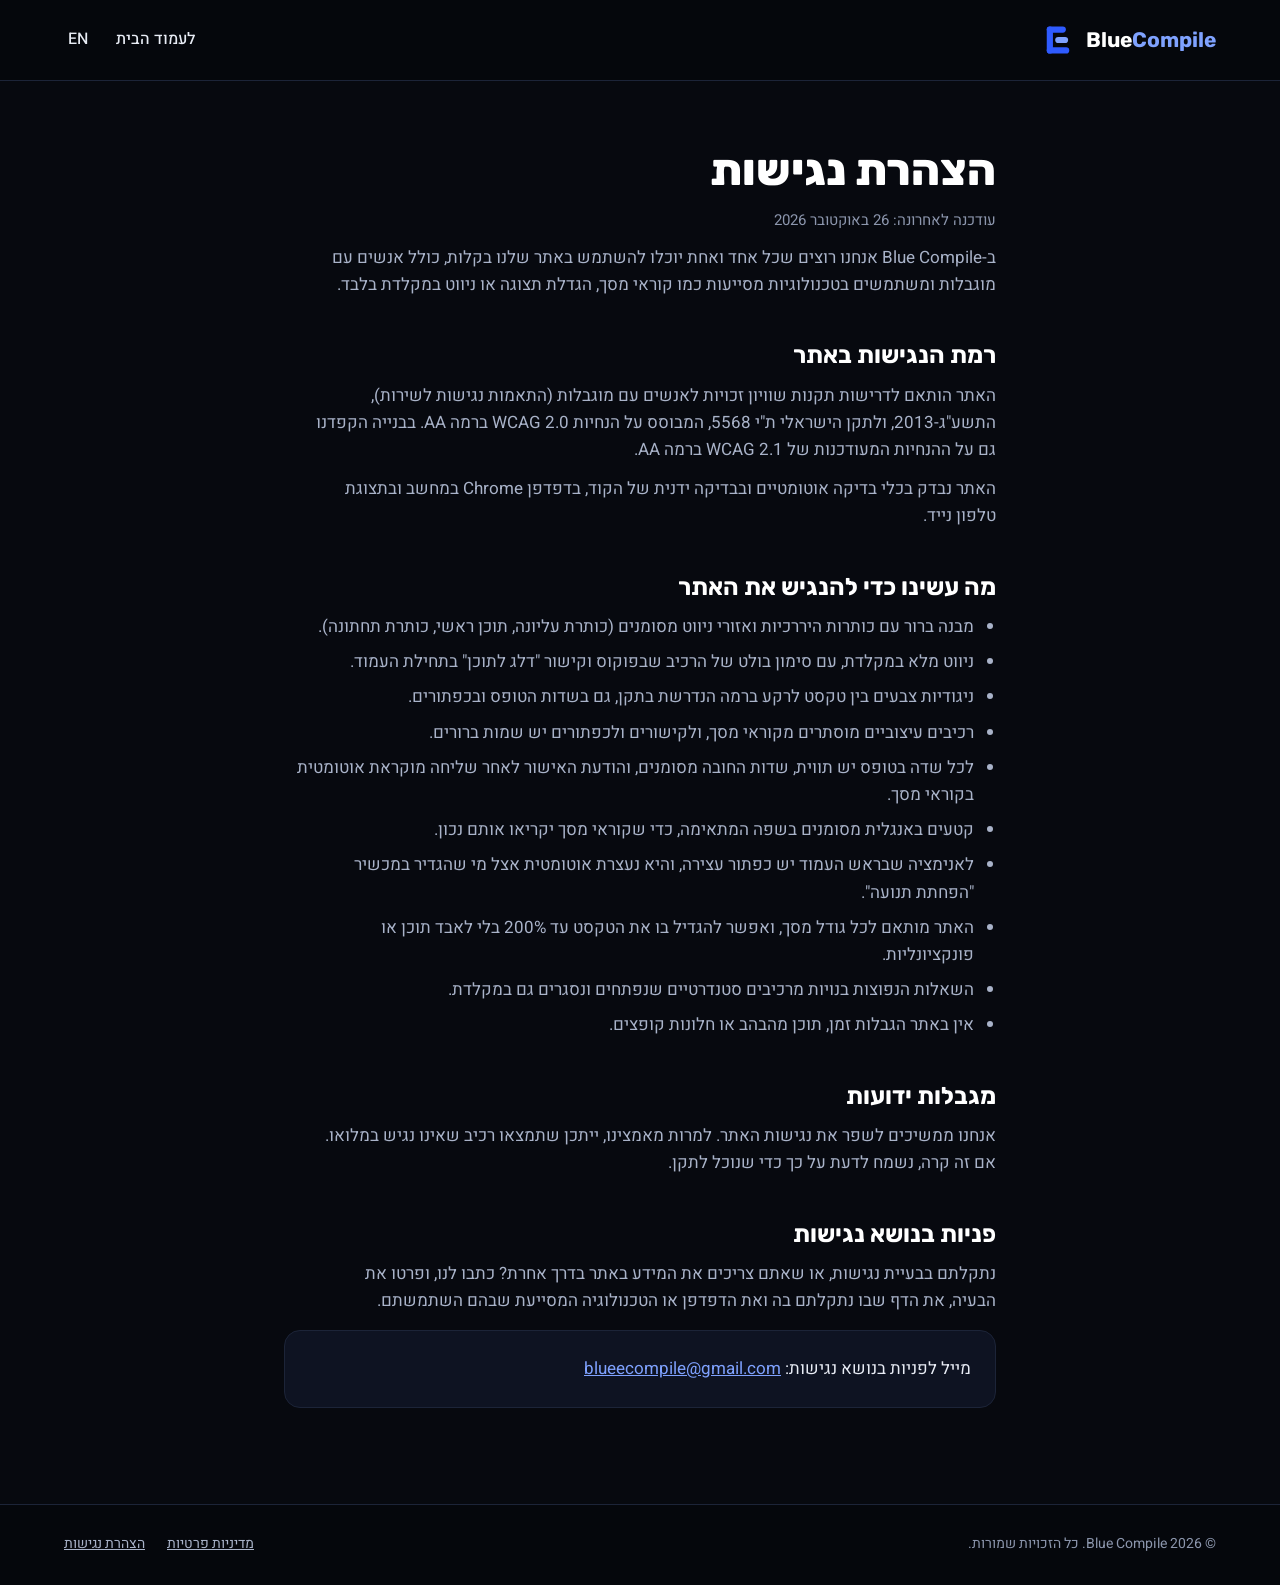
<file: accessibility.html>
<!doctype html>
<html lang="he" dir="rtl">
<head>
<meta charset="utf-8">
<meta http-equiv="Content-Security-Policy" content="default-src 'self'; script-src 'self' https://gc.zgo.at 'sha256-ZF6asi5tMLktMOJkgpYoQeKQSBmZ2P6BsjSql/QqwnU='; style-src 'self'; font-src 'self'; img-src 'self' data: https://bluecompile.goatcounter.com; connect-src 'self' https://api.web3forms.com https://bluecompile.goatcounter.com; form-action https://api.web3forms.com; base-uri 'self'; object-src 'none'; upgrade-insecure-requests">
<meta name="referrer" content="strict-origin-when-cross-origin">
<meta name="viewport" content="width=device-width, initial-scale=1">
<title>הצהרת נגישות | Blue Compile</title>
<meta name="description" content="הצהרת הנגישות של אתר Blue Compile – חברת פיתוח תוכנה. רמת הנגישות, ההתאמות שבוצעו ופרטים לפניות.">
<meta name="theme-color" content="#05070C">
<link rel="canonical" href="https://bluecompile.co.il/accessibility.html">
<link rel="icon" href="favicon.svg" type="image/svg+xml">
<meta property="og:image" content="https://bluecompile.co.il/og-image.png">
<link rel="alternate" hreflang="he" href="https://bluecompile.co.il/accessibility.html">
<link rel="alternate" hreflang="en" href="https://bluecompile.com/accessibility.html">
<link rel="alternate" hreflang="x-default" href="https://bluecompile.com/accessibility.html">
<link rel="stylesheet" href="fonts.css">
<link rel="stylesheet" href="styles.css">
<script>window.goatcounter = {path: function (p) { return location.host + p; }};</script>
<script data-goatcounter="https://bluecompile.goatcounter.com/count" async src="https://gc.zgo.at/count.js"></script>
</head>
<body>

<a class="skip" href="#main">דלג לתוכן</a>

<header class="page-head">
  <div class="nav wrap">
    <a href="./" class="logo" dir="ltr" aria-label="BlueCompile – לעמוד הבית"><svg class="logo-mark" viewBox="0 0 64 64" aria-hidden="true" focusable="false"><rect x="12" y="8" width="11" height="48" rx="5.5" fill="#2F5BFF"/><rect x="12" y="8" width="34" height="11" rx="5.5" fill="#2F5BFF"/><rect x="27" y="26.5" width="23" height="11" rx="5.5" fill="#7FA2FF"/><rect x="12" y="45" width="40" height="11" rx="5.5" fill="#2F5BFF"/></svg><span class="logo-text">Blue<span>Compile</span></span></a>
    <nav aria-label="ניווט" class="nav-links">
      <a href="./">לעמוד הבית</a>
      <a href="https://bluecompile.com/accessibility.html" lang="en" hreflang="en" aria-label="EN – English">EN</a>
    </nav>
  </div>
</header>

<main id="main" tabindex="-1" class="doc">
  <h1>הצהרת נגישות</h1>
  <p class="meta">עודכנה לאחרונה: 26 באוקטובר 2026</p>

  <p>ב-Blue Compile אנחנו רוצים שכל אחד ואחת יוכלו להשתמש באתר שלנו בקלות, כולל אנשים עם מוגבלות ומשתמשים בטכנולוגיות מסייעות כמו קוראי מסך, הגדלת תצוגה או ניווט במקלדת בלבד.</p>

  <h2>רמת הנגישות באתר</h2>
  <p>האתר הותאם לדרישות תקנות שוויון זכויות לאנשים עם מוגבלות (התאמות נגישות לשירות), התשע"ג-2013, ולתקן הישראלי ת"י 5568, המבוסס על הנחיות <span lang="en" dir="ltr">WCAG 2.0</span> ברמה <span lang="en">AA</span>. בבנייה הקפדנו גם על ההנחיות המעודכנות של <span lang="en" dir="ltr">WCAG 2.1</span> ברמה <span lang="en">AA</span>.</p>
  <p>האתר נבדק בכלי בדיקה אוטומטיים ובבדיקה ידנית של הקוד, בדפדפן Chrome במחשב ובתצוגת טלפון נייד.</p>

  <h2>מה עשינו כדי להנגיש את האתר</h2>
  <ul>
    <li>מבנה ברור עם כותרות היררכיות ואזורי ניווט מסומנים (כותרת עליונה, תוכן ראשי, כותרת תחתונה).</li>
    <li>ניווט מלא במקלדת, עם סימון בולט של הרכיב שבפוקוס וקישור "דלג לתוכן" בתחילת העמוד.</li>
    <li>ניגודיות צבעים בין טקסט לרקע ברמה הנדרשת בתקן, גם בשדות הטופס ובכפתורים.</li>
    <li>רכיבים עיצוביים מוסתרים מקוראי מסך, ולקישורים ולכפתורים יש שמות ברורים.</li>
    <li>לכל שדה בטופס יש תווית, שדות החובה מסומנים, והודעת האישור לאחר שליחה מוקראת אוטומטית בקוראי מסך.</li>
    <li>קטעים באנגלית מסומנים בשפה המתאימה, כדי שקוראי מסך יקריאו אותם נכון.</li>
    <li>לאנימציה שבראש העמוד יש כפתור עצירה, והיא נעצרת אוטומטית אצל מי שהגדיר במכשיר "הפחתת תנועה".</li>
    <li>האתר מותאם לכל גודל מסך, ואפשר להגדיל בו את הטקסט עד 200% בלי לאבד תוכן או פונקציונליות.</li>
    <li>השאלות הנפוצות בנויות מרכיבים סטנדרטיים שנפתחים ונסגרים גם במקלדת.</li>
    <li>אין באתר הגבלות זמן, תוכן מהבהב או חלונות קופצים.</li>
  </ul>

  <h2>מגבלות ידועות</h2>
  <p>אנחנו ממשיכים לשפר את נגישות האתר. למרות מאמצינו, ייתכן שתמצאו רכיב שאינו נגיש במלואו. אם זה קרה, נשמח לדעת על כך כדי שנוכל לתקן.</p>

  <h2>פניות בנושא נגישות</h2>
  <p>נתקלתם בבעיית נגישות, או שאתם צריכים את המידע באתר בדרך אחרת? כתבו לנו, ופרטו את הבעיה, את הדף שבו נתקלתם בה ואת הדפדפן או הטכנולוגיה המסייעת שבהם השתמשתם.</p>
  <div class="contact-box">
    <p>מייל לפניות בנושא נגישות: <a href="mailto:blueecompile@gmail.com" dir="ltr">blueecompile@gmail.com</a></p>
  </div>
</main>

<footer class="footer">
  <div class="wrap footer-inner">
    <span>© <span id="year">2026</span> Blue Compile. כל הזכויות שמורות.</span>
    <span class="footer-links"><a href="privacy.html">מדיניות פרטיות</a><a href="accessibility.html">הצהרת נגישות</a></span>
  </div>
</footer>

<script src="main.js" defer></script>
</body>
</html>
</file>
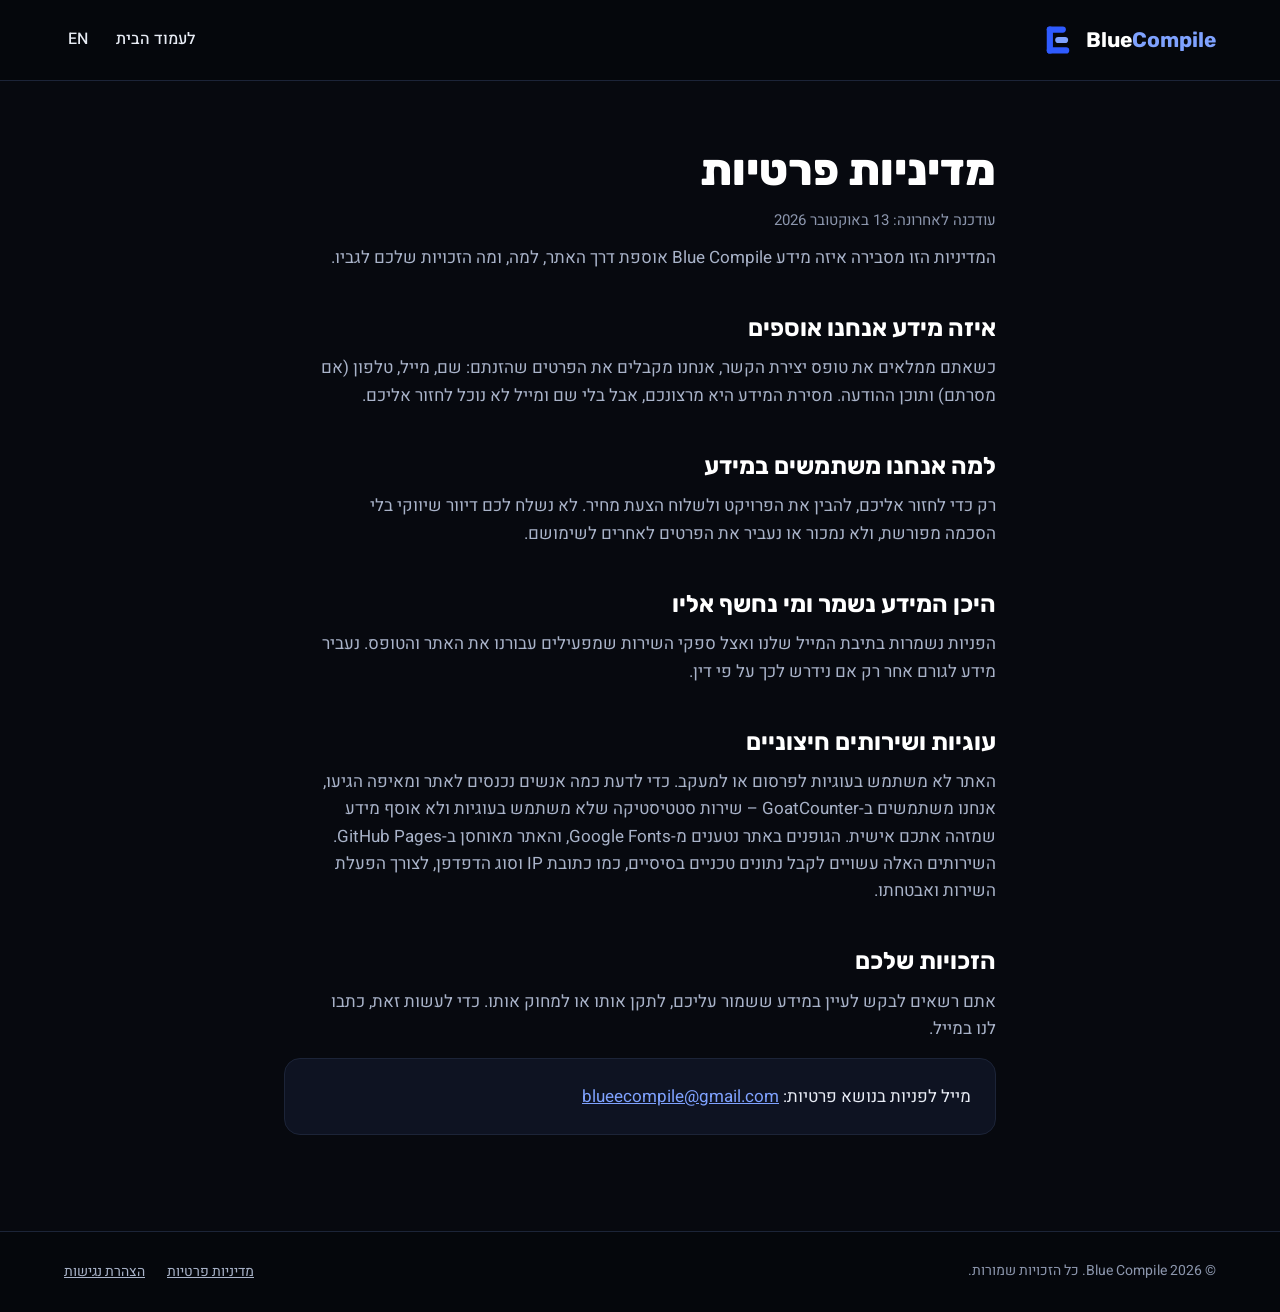
<file: privacy.html>
<!doctype html>
<html lang="he" dir="rtl">
<head>
<meta charset="utf-8">
<meta http-equiv="Content-Security-Policy" content="default-src 'self'; script-src 'self' https://gc.zgo.at 'sha256-ZF6asi5tMLktMOJkgpYoQeKQSBmZ2P6BsjSql/QqwnU='; style-src 'self'; font-src 'self'; img-src 'self' data: https://bluecompile.goatcounter.com; connect-src 'self' https://api.web3forms.com https://bluecompile.goatcounter.com; form-action https://api.web3forms.com; base-uri 'self'; object-src 'none'; upgrade-insecure-requests">
<meta name="referrer" content="strict-origin-when-cross-origin">
<meta name="viewport" content="width=device-width, initial-scale=1">
<title>מדיניות פרטיות | Blue Compile</title>
<meta name="description" content="מדיניות הפרטיות של אתר Blue Compile: איזה מידע נאסף דרך טופס יצירת הקשר ואיך הוא נשמר.">
<meta name="theme-color" content="#05070C">
<link rel="canonical" href="https://bluecompile.co.il/privacy.html">
<link rel="icon" href="favicon.svg" type="image/svg+xml">
<meta property="og:image" content="https://bluecompile.co.il/og-image.png">
<link rel="alternate" hreflang="he" href="https://bluecompile.co.il/privacy.html">
<link rel="alternate" hreflang="en" href="https://bluecompile.com/privacy.html">
<link rel="alternate" hreflang="x-default" href="https://bluecompile.com/privacy.html">
<link rel="stylesheet" href="fonts.css">
<link rel="stylesheet" href="styles.css">
<script>window.goatcounter = {path: function (p) { return location.host + p; }};</script>
<script data-goatcounter="https://bluecompile.goatcounter.com/count" async src="https://gc.zgo.at/count.js"></script>
</head>
<body>

<a class="skip" href="#main">דלג לתוכן</a>

<header class="page-head">
  <div class="nav wrap">
    <a href="./" class="logo" dir="ltr" aria-label="BlueCompile – לעמוד הבית"><svg class="logo-mark" viewBox="0 0 64 64" aria-hidden="true" focusable="false"><rect x="12" y="8" width="11" height="48" rx="5.5" fill="#2F5BFF"/><rect x="12" y="8" width="34" height="11" rx="5.5" fill="#2F5BFF"/><rect x="27" y="26.5" width="23" height="11" rx="5.5" fill="#7FA2FF"/><rect x="12" y="45" width="40" height="11" rx="5.5" fill="#2F5BFF"/></svg><span class="logo-text">Blue<span>Compile</span></span></a>
    <nav aria-label="ניווט" class="nav-links">
      <a href="./">לעמוד הבית</a>
      <a href="https://bluecompile.com/privacy.html" lang="en" hreflang="en" aria-label="EN – English">EN</a>
    </nav>
  </div>
</header>

<main id="main" tabindex="-1" class="doc">
  <h1>מדיניות פרטיות</h1>
  <p class="meta">עודכנה לאחרונה: 13 באוקטובר 2026</p>

  <p>המדיניות הזו מסבירה איזה מידע Blue Compile אוספת דרך האתר, למה, ומה הזכויות שלכם לגביו.</p>

  <h2>איזה מידע אנחנו אוספים</h2>
  <p>כשאתם ממלאים את טופס יצירת הקשר, אנחנו מקבלים את הפרטים שהזנתם: שם, מייל, טלפון (אם מסרתם) ותוכן ההודעה. מסירת המידע היא מרצונכם, אבל בלי שם ומייל לא נוכל לחזור אליכם.</p>

  <h2>למה אנחנו משתמשים במידע</h2>
  <p>רק כדי לחזור אליכם, להבין את הפרויקט ולשלוח הצעת מחיר. לא נשלח לכם דיוור שיווקי בלי הסכמה מפורשת, ולא נמכור או נעביר את הפרטים לאחרים לשימושם.</p>

  <h2>היכן המידע נשמר ומי נחשף אליו</h2>
  <p>הפניות נשמרות בתיבת המייל שלנו ואצל ספקי השירות שמפעילים עבורנו את האתר והטופס. נעביר מידע לגורם אחר רק אם נידרש לכך על פי דין.</p>

  <h2>עוגיות ושירותים חיצוניים</h2>
  <p>האתר לא משתמש בעוגיות לפרסום או למעקב. כדי לדעת כמה אנשים נכנסים לאתר ומאיפה הגיעו, אנחנו משתמשים ב-GoatCounter – שירות סטטיסטיקה שלא משתמש בעוגיות ולא אוסף מידע שמזהה אתכם אישית. הגופנים באתר נטענים מ-Google Fonts, והאתר מאוחסן ב-GitHub Pages. השירותים האלה עשויים לקבל נתונים טכניים בסיסיים, כמו כתובת IP וסוג הדפדפן, לצורך הפעלת השירות ואבטחתו.</p>

  <h2>הזכויות שלכם</h2>
  <p>אתם רשאים לבקש לעיין במידע ששמור עליכם, לתקן אותו או למחוק אותו. כדי לעשות זאת, כתבו לנו במייל.</p>
  <div class="contact-box">
    <p>מייל לפניות בנושא פרטיות: <a href="mailto:blueecompile@gmail.com" dir="ltr">blueecompile@gmail.com</a></p>
  </div>
</main>

<footer class="footer">
  <div class="wrap footer-inner">
    <span>© <span id="year">2026</span> Blue Compile. כל הזכויות שמורות.</span>
    <span class="footer-links"><a href="privacy.html">מדיניות פרטיות</a><a href="accessibility.html">הצהרת נגישות</a></span>
  </div>
</footer>

<script src="main.js" defer></script>
</body>
</html>
</file>
<file: fonts.css>
/* Self-hosted fonts — no request reaches Google (GDPR-safe). Generated from @fontsource. */
@font-face{font-family:'Rubik';font-style:normal;font-weight:500;font-display:swap;src:url('fonts/rubik-latin-500.woff2') format('woff2');unicode-range:U+0000-00FF,U+0131,U+0152-0153,U+02BB-02BC,U+02C6,U+02DA,U+02DC,U+0304,U+0308,U+0329,U+2000-206F,U+20AC,U+2122,U+2191,U+2193,U+2212,U+2215,U+FEFF,U+FFFD}
@font-face{font-family:'Rubik';font-style:normal;font-weight:500;font-display:swap;src:url('fonts/rubik-hebrew-500.woff2') format('woff2');unicode-range:U+0307-0308,U+0590-05FF,U+200C-2010,U+20AA,U+25CC,U+FB1D-FB4F}
@font-face{font-family:'Rubik';font-style:normal;font-weight:700;font-display:swap;src:url('fonts/rubik-latin-700.woff2') format('woff2');unicode-range:U+0000-00FF,U+0131,U+0152-0153,U+02BB-02BC,U+02C6,U+02DA,U+02DC,U+0304,U+0308,U+0329,U+2000-206F,U+20AC,U+2122,U+2191,U+2193,U+2212,U+2215,U+FEFF,U+FFFD}
@font-face{font-family:'Rubik';font-style:normal;font-weight:700;font-display:swap;src:url('fonts/rubik-hebrew-700.woff2') format('woff2');unicode-range:U+0307-0308,U+0590-05FF,U+200C-2010,U+20AA,U+25CC,U+FB1D-FB4F}
@font-face{font-family:'Rubik';font-style:normal;font-weight:800;font-display:swap;src:url('fonts/rubik-latin-800.woff2') format('woff2');unicode-range:U+0000-00FF,U+0131,U+0152-0153,U+02BB-02BC,U+02C6,U+02DA,U+02DC,U+0304,U+0308,U+0329,U+2000-206F,U+20AC,U+2122,U+2191,U+2193,U+2212,U+2215,U+FEFF,U+FFFD}
@font-face{font-family:'Rubik';font-style:normal;font-weight:800;font-display:swap;src:url('fonts/rubik-hebrew-800.woff2') format('woff2');unicode-range:U+0307-0308,U+0590-05FF,U+200C-2010,U+20AA,U+25CC,U+FB1D-FB4F}
@font-face{font-family:'Heebo';font-style:normal;font-weight:400;font-display:swap;src:url('fonts/heebo-latin-400.woff2') format('woff2');unicode-range:U+0000-00FF,U+0131,U+0152-0153,U+02BB-02BC,U+02C6,U+02DA,U+02DC,U+0304,U+0308,U+0329,U+2000-206F,U+20AC,U+2122,U+2191,U+2193,U+2212,U+2215,U+FEFF,U+FFFD}
@font-face{font-family:'Heebo';font-style:normal;font-weight:400;font-display:swap;src:url('fonts/heebo-hebrew-400.woff2') format('woff2');unicode-range:U+0307-0308,U+0590-05FF,U+200C-2010,U+20AA,U+25CC,U+FB1D-FB4F}
@font-face{font-family:'Heebo';font-style:normal;font-weight:500;font-display:swap;src:url('fonts/heebo-latin-500.woff2') format('woff2');unicode-range:U+0000-00FF,U+0131,U+0152-0153,U+02BB-02BC,U+02C6,U+02DA,U+02DC,U+0304,U+0308,U+0329,U+2000-206F,U+20AC,U+2122,U+2191,U+2193,U+2212,U+2215,U+FEFF,U+FFFD}
@font-face{font-family:'Heebo';font-style:normal;font-weight:500;font-display:swap;src:url('fonts/heebo-hebrew-500.woff2') format('woff2');unicode-range:U+0307-0308,U+0590-05FF,U+200C-2010,U+20AA,U+25CC,U+FB1D-FB4F}
@font-face{font-family:'Heebo';font-style:normal;font-weight:700;font-display:swap;src:url('fonts/heebo-latin-700.woff2') format('woff2');unicode-range:U+0000-00FF,U+0131,U+0152-0153,U+02BB-02BC,U+02C6,U+02DA,U+02DC,U+0304,U+0308,U+0329,U+2000-206F,U+20AC,U+2122,U+2191,U+2193,U+2212,U+2215,U+FEFF,U+FFFD}
@font-face{font-family:'Heebo';font-style:normal;font-weight:700;font-display:swap;src:url('fonts/heebo-hebrew-700.woff2') format('woff2');unicode-range:U+0307-0308,U+0590-05FF,U+200C-2010,U+20AA,U+25CC,U+FB1D-FB4F}
@font-face{font-family:'JetBrains Mono';font-style:normal;font-weight:500;font-display:swap;src:url('fonts/jetbrains-mono-latin-500.woff2') format('woff2');unicode-range:U+0000-00FF,U+0131,U+0152-0153,U+02BB-02BC,U+02C6,U+02DA,U+02DC,U+0304,U+0308,U+0329,U+2000-206F,U+20AC,U+2122,U+2191,U+2193,U+2212,U+2215,U+FEFF,U+FFFD}
</file>
<file: styles.css>
:root{
  --bg:#07090F; --bg-deep:#05070C; --band:#0B1020; --surface:#0E1322;
  --line:#1C2438; --line-strong:#2E3C66; --input-border:#5C70AD;
  --text:#E8ECF5; --muted:#A9B3C9; --dim:#8C96AD; --white:#FFFFFF;
  --accent:#2F5BFF; --accent-light:#7FA2FF;
  --radius:16px; --max:1200px;
}
*{box-sizing:border-box}
html{scroll-behavior:smooth}
body{margin:0;background:var(--bg);color:var(--text);font-family:Heebo,sans-serif;font-size:17px;line-height:1.6}
a{color:var(--text)}
h1,h2,h3{font-family:Rubik,sans-serif;color:var(--white);margin:0}
p{margin:0}
img{max-width:100%}
.skip{position:absolute;inset-inline-start:8px;top:8px;transform:translateY(-200%);background:var(--accent);color:#fff;padding:8px 14px;border-radius:8px;z-index:10}
.skip:focus{transform:none}
.wrap{max-width:var(--max);margin:0 auto;padding-inline:24px}
.narrow{max-width:880px}
.section{padding-block:100px}
.section-tight{padding-block:60px}
.eyebrow{font-family:'JetBrains Mono',monospace;font-size:14px;color:var(--accent-light);margin-bottom:12px}
.eyebrow-light{color:#DCE3FF}
h2{font-weight:700;font-size:clamp(32px,4vw,44px);line-height:1.15;margin-bottom:16px}
h2.xl{font-weight:800;font-size:clamp(36px,5vw,50px);line-height:1.1}
.sub{color:var(--muted);max-width:620px}
.grid{display:grid;gap:18px;margin-top:44px}
.grid-cards{grid-template-columns:repeat(auto-fit,minmax(min(330px,100%),1fr))}
.grid-4{grid-template-columns:repeat(auto-fit,minmax(min(240px,100%),1fr));gap:28px}
.grid-3{grid-template-columns:repeat(auto-fit,minmax(min(320px,100%),1fr));gap:24px}
.grid-2{grid-template-columns:repeat(auto-fit,minmax(min(340px,100%),1fr));gap:24px;margin-top:0}

/* buttons */
.btn{display:inline-flex;align-items:center;gap:8px;min-height:44px;padding:13px 28px;border-radius:999px;text-decoration:none;font-weight:700;font-size:17px;border:none;cursor:pointer;font-family:inherit}
.btn-primary{background:var(--accent);color:#fff}

.btn-ghost{border:1.5px solid #3A4A78;background:var(--band);color:#fff;font-weight:500}
.btn-sm{padding:9px 22px;font-size:16px}

/* hero */
.hero{position:relative;overflow:hidden;min-height:780px;background:var(--bg-deep);border-bottom:1px solid var(--line)}
#hero3d{position:absolute;inset:0;width:100%;height:100%;display:block}
.hero-inner{position:relative}
.nav{display:flex;flex-wrap:wrap;align-items:center;justify-content:space-between;gap:16px;padding-block:22px}
.logo{display:flex;align-items:center;gap:10px;text-decoration:none;color:#fff}
.logo-mark{width:36px;height:36px;display:block;flex:none}
.logo-text{font-family:Rubik,sans-serif;font-weight:700;font-size:21px}
.logo-text span{color:var(--accent-light)}
.nav-links{display:flex;flex-wrap:wrap;gap:28px;font-weight:500;font-size:16px}
.nav-links a{text-decoration:none}
.hero-body{padding-block:110px 120px}
.hero-copy{max-width:620px}
.hero h1{font-weight:800;font-size:clamp(42px,6vw,68px);line-height:1.06;letter-spacing:-1px}
.hl{color:var(--accent-light)}
.lead{margin-top:28px;font-size:20px;color:var(--muted);max-width:520px}
.ctas{display:flex;flex-wrap:wrap;gap:14px;margin-top:38px}
.stats{display:flex;flex-wrap:wrap;gap:44px;margin-top:64px}
.stats strong{display:block;font-family:Rubik,sans-serif;font-size:34px;color:#fff}
.stats span{font-size:15px;color:var(--dim)}

/* strip */
.strip{background:var(--band);border-bottom:1px solid var(--line)}
.strip-inner{display:flex;flex-wrap:wrap;justify-content:center;gap:14px 30px;padding-block:24px;font-family:'JetBrains Mono',monospace;font-size:15px;color:var(--muted)}
.strip i{font-style:normal;color:var(--line-strong)}

/* cards */
.card{background:var(--surface);border:1px solid var(--line);border-radius:var(--radius);padding:30px;display:flex;flex-direction:column;gap:12px;transition:border-color .2s,transform .2s}

.card h3{font-size:23px}
.card p{color:var(--muted);font-size:16px}
.num{font-family:'JetBrains Mono',monospace;font-size:15px;color:var(--accent-light)}
.tags{display:flex;flex-wrap:wrap;gap:8px;margin-top:auto;padding-top:8px}
.tags span{font-family:'JetBrains Mono',monospace;font-size:12px;color:#C9D3EA;background:#121A2E;border:1px solid #24304D;padding:4px 10px;border-radius:999px}

/* when */
.when{background:var(--accent);color:#fff;border-radius:24px;padding:56px 48px}
.when h2{margin-bottom:0}
.when .grid>div{border-top:1px solid #A8B9FF;padding-top:20px}
.when h3{font-size:20px;margin-bottom:8px}
.when p{color:#EEF1FF;font-size:16px}

/* steps */
.steps{list-style:none;padding:0;margin-top:44px;gap:0}
.steps li{border-inline-start:2px solid var(--accent);padding-inline:24px;margin-bottom:32px}
.steps .big{font-family:Rubik,sans-serif;font-weight:800;font-size:52px;line-height:1;color:#5B6FA8}
.steps h3{margin:14px 0 8px;font-size:21px}
.steps p,.why p{color:var(--muted);font-size:16px}
.band{background:var(--band);border-block:1px solid var(--line)}
.why h3{margin:10px 0 8px;font-size:21px}

/* projects */
.row-between{display:flex;flex-wrap:wrap;justify-content:space-between;align-items:flex-end;gap:16px}
.row-between h2{margin-bottom:0}
.link{font-weight:500;color:var(--accent-light)}
.project{display:flex;flex-direction:column;gap:14px}
.shot{aspect-ratio:4/3;border-radius:var(--radius);background:var(--surface);border:1px dashed var(--line-strong);display:flex;align-items:center;justify-content:center;color:var(--dim);font-size:15px}
.ptag{font-family:'JetBrains Mono',monospace;font-size:13px;color:var(--dim)}
.project h3{font-size:22px}
.project p{color:var(--muted);font-size:16px}

/* quotes */
.quote{margin:0;background:var(--surface);border:1px solid var(--line);border-radius:var(--radius);padding:36px}
.quote blockquote{margin:0;font-family:Rubik,sans-serif;font-weight:500;font-size:22px;line-height:1.45;color:#fff}
.quote figcaption{margin-top:22px;display:flex;align-items:center;gap:12px}
.quote small{color:var(--dim);font-size:15px}
.avatar{width:44px;height:44px;border-radius:50%;background:var(--line);flex:none}

/* faq */
details{border-top:1px solid var(--line);padding:22px 0}
details:last-of-type{border-bottom:1px solid var(--line)}
summary{cursor:pointer;list-style:none;display:flex;justify-content:space-between;align-items:center;gap:16px;min-height:44px;font-family:Rubik,sans-serif;font-weight:500;font-size:20px;color:#fff}
summary::-webkit-details-marker{display:none}
summary i{font-style:normal;font-size:24px;color:var(--accent-light);transition:transform .2s}
details[open] summary i{transform:rotate(45deg)}
details p{margin-top:12px;color:var(--muted)}

/* contact */
.contact{display:flex;flex-wrap:wrap;gap:56px}
.contact-copy{flex:1 1 380px;min-width:0}
.contact-links{margin-top:32px;display:flex;flex-direction:column;gap:10px;font-size:17px}
.contact-links a{color:#fff}
.form{flex:999 1 480px;min-width:0;background:var(--surface);border:1px solid var(--line);border-radius:18px;padding:32px;display:flex;flex-direction:column;gap:18px}
.form .row{display:flex;flex-wrap:wrap;gap:18px}
.form .row label{flex:1 1 200px}
.form label{display:flex;flex-direction:column;gap:6px;font-size:15px;color:var(--muted)}
.form input[type=text],.form input[type=tel],.form input[type=email],.form textarea{font:inherit;background:var(--bg);border:1px solid var(--input-border);border-radius:10px;padding:12px 14px;color:#fff;min-height:44px}
.form input:focus,.form textarea:focus{outline:2px solid var(--accent-light);outline-offset:1px}
.form textarea{resize:vertical}
.form .check{flex-direction:row;align-items:flex-start;gap:10px;font-size:14px}
.form .check input{width:18px;height:18px;margin-top:3px}
.form .check a{color:#fff}
.form .btn{align-self:flex-start}
.status{background:#16244A;color:#fff;border-radius:10px;padding:14px 16px}
.status:empty{display:none}
.status.is-error{background:#3A1622}
.hp{display:none}
.form .btn:disabled{opacity:.6;cursor:wait}
.form .check>span{flex:1}

/* footer */
.footer{background:var(--bg-deep);color:var(--dim);font-size:14px;border-top:1px solid var(--line)}
.footer-inner{display:flex;flex-wrap:wrap;justify-content:space-between;gap:16px;padding-block:28px}
.footer-links{display:flex;flex-wrap:wrap;gap:22px}
.footer-links a{color:var(--muted)}

/* accessibility */
:focus-visible{outline:2px solid var(--accent-light);outline-offset:3px;border-radius:4px}
.btn:focus-visible{border-radius:999px}
.anim-toggle{position:absolute;inset-inline-end:24px;bottom:20px;z-index:2;min-height:44px;padding:8px 16px;border-radius:999px;border:1px solid var(--input-border);background:var(--band);color:var(--text);font:inherit;font-size:14px;cursor:pointer}

.req{color:var(--accent-light)}
.form-note{font-size:14px;color:var(--muted)}

/* text pages (accessibility statement) */
.page-head{border-bottom:1px solid var(--line);background:var(--bg-deep)}
.doc{max-width:760px;margin:0 auto;padding-inline:24px;padding-block:64px 96px}
.doc h1{font-weight:800;font-size:clamp(32px,4.5vw,44px);line-height:1.15;margin-bottom:12px;text-wrap:balance}
.doc h2{font-size:24px;margin:44px 0 12px}
.doc p,.doc li{color:var(--muted);max-width:68ch}
.doc p+p{margin-top:12px}
.doc ul{padding-inline-start:22px;margin:12px 0 0;display:grid;gap:8px}
.doc .meta{color:var(--dim);font-size:15px}
.doc .contact-box{margin-top:16px;background:var(--surface);border:1px solid var(--line);border-radius:var(--radius);padding:24px}
.doc .contact-box p{color:var(--text)}
.doc a{color:var(--accent-light)}

/* landing page */
.lp .page-head .nav{padding-block:16px}
.lp-hero{display:flex;flex-wrap:wrap;gap:48px;align-items:flex-start;padding-block:56px 72px}
.lp-hero-copy{flex:1 1 420px;min-width:0}
.lp-hero h1{font-weight:800;font-size:clamp(36px,5vw,56px);line-height:1.1;letter-spacing:-.5px;text-wrap:balance}
.lp-hero .lead{margin-top:22px;font-size:19px;color:var(--muted);max-width:560px}
.lp-ticks{list-style:none;padding:0;margin:28px 0 0;display:grid;gap:12px}
.lp-ticks li{position:relative;padding-inline-start:34px;color:var(--text)}
.lp-ticks li::before{content:"";position:absolute;inset-inline-start:0;top:4px;width:22px;height:22px;border-radius:7px;background:var(--accent) url("data:image/svg+xml,%3Csvg xmlns='http://www.w3.org/2000/svg' viewBox='0 0 24 24'%3E%3Cpath d='M5 12.5l4.5 4.5L19 7.5' fill='none' stroke='white' stroke-width='3' stroke-linecap='round' stroke-linejoin='round'/%3E%3C/svg%3E") center/16px no-repeat}
.lp-offer{flex:1 1 380px;min-width:0;background:var(--surface);border:1px solid var(--line-strong);border-radius:20px;padding:28px;scroll-margin-top:16px}
.lp-offer h2{font-size:26px;margin-bottom:8px}
.lp-offer-sub{color:var(--muted);font-size:16px;margin-bottom:20px}
.lp-form{background:none;border:0;padding:0;gap:16px}
.lp-submit{align-self:stretch;justify-content:center}
.lp-compare{display:grid;grid-template-columns:repeat(auto-fit,minmax(min(300px,100%),1fr));gap:20px;margin-top:28px}
.lp-col{border-radius:var(--radius);padding:26px;border:1px solid var(--line)}
.lp-col h3{font-size:21px;margin-bottom:12px}
.lp-col ul{margin:0;padding-inline-start:20px;display:grid;gap:10px;color:var(--muted)}
.lp-before{background:var(--bg)}
.lp-after{background:var(--surface);border-color:var(--line-strong)}
.lp-after h3{color:var(--accent-light)}
.lp-features{margin-top:28px}
.lp-features .card h3{font-size:20px}
.lp-steps{margin-top:28px}
.lp-final{text-align:center;display:flex;flex-direction:column;align-items:center;gap:20px;padding-block:40px 96px}
.lp-sticky{display:none}
@media (max-width:820px){
  .lp-sticky{display:flex;position:fixed;inset-inline:12px;bottom:calc(12px + env(safe-area-inset-bottom,0px));z-index:5;justify-content:center;align-items:center;min-height:52px;border-radius:999px;background:var(--accent);color:#fff;font-weight:700;font-size:17px;text-decoration:none;box-shadow:0 10px 30px rgba(0,0,0,.45)}
  .lp-sticky:hover{color:#fff}
  .lp .footer{padding-bottom:80px}
  .lp .page-head .btn{display:none}
  .lp-hero{padding-block:32px 48px;gap:32px}
}

@media (max-width:640px){
  .section{padding-block:72px}
  .when{padding:40px 24px}
  .hero{min-height:auto}
  .hero-body{padding-block:56px 72px}
  .nav-links{order:3;width:100%;gap:18px}
}
@media (prefers-reduced-motion:reduce){
  html{scroll-behavior:auto}
  .card,.btn{transition:none}
  .btn:active{transform:none}
}

/* Minimum 24px target size for nav and footer links (WCAG 2.2 - 2.5.8) */
.nav-links a,.footer-links a{display:inline-flex;align-items:center;min-height:24px;min-width:24px}

/* Polish: hover only on devices with a real pointer, so effects do not stick after a tap */
@media (hover:hover){
  a:hover{color:var(--accent-light)}
  .btn-primary:hover{background:#2148E0;color:#fff}
  .card:hover{border-color:var(--line-strong);transform:translateY(-2px)}
  .anim-toggle:hover{border-color:var(--accent-light)}
}
/* Polish: smooth colour change and press feedback on buttons */
.btn{transition:background-color .2s ease,border-color .2s ease,color .2s ease,transform .15s ease-out}
.btn:active{transform:scale(.97)}
@media (prefers-reduced-motion:reduce){
  .btn{transition:none}
  .btn:active{transform:none}
}
</file>
